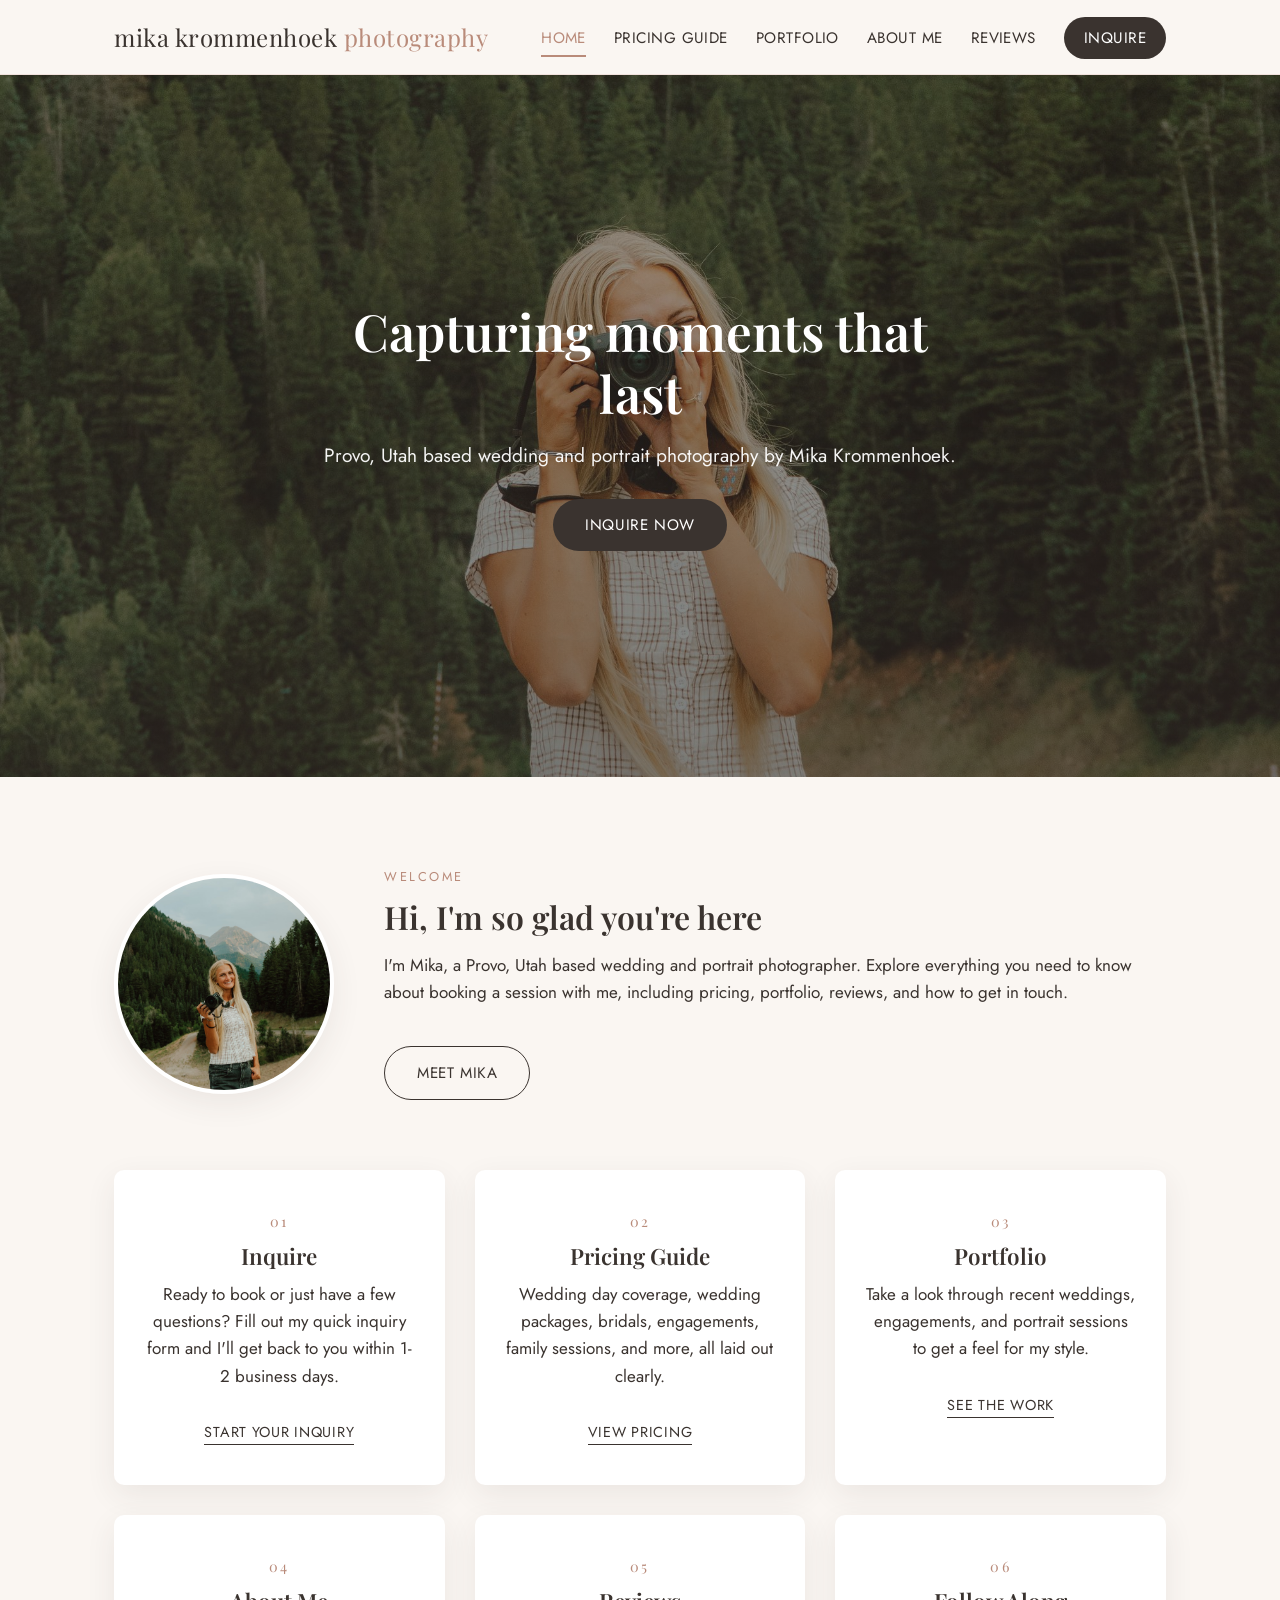
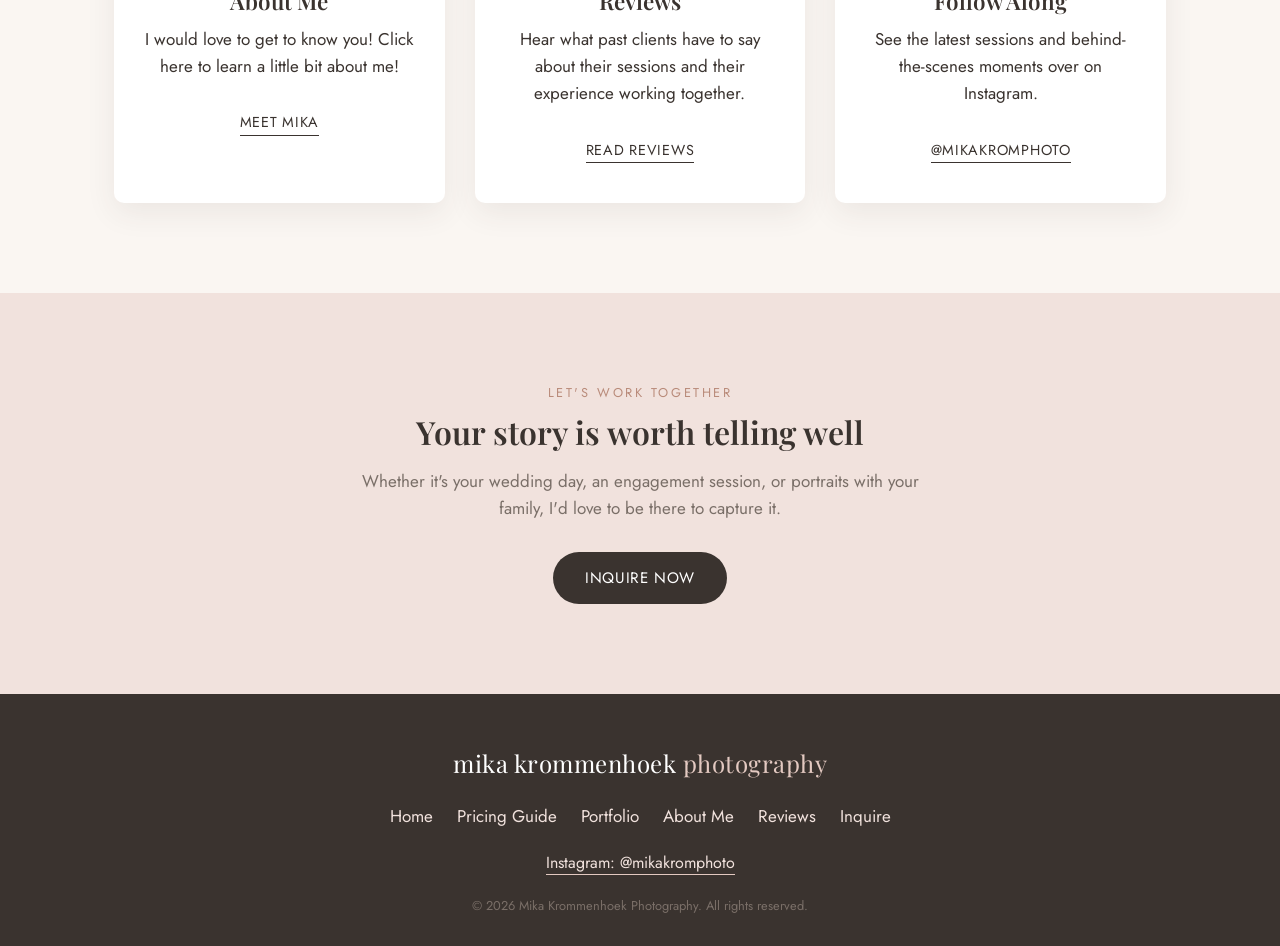
<file: index.html>
<!DOCTYPE html>
<html lang="en">
<head>
<meta charset="UTF-8">
<meta name="viewport" content="width=device-width, initial-scale=1.0">
<title>Mika Krommenhoek Photography | Provo, Utah Wedding &amp; Portrait Photographer</title>
<meta name="description" content="Mika Krommenhoek Photography: a Provo, Utah based wedding, engagement, bridal, family and portrait photographer. View pricing, portfolio, and inquire today.">
<link rel="icon" type="image/png" href="images/favicon.png">
<link rel="preconnect" href="https://fonts.googleapis.com">
<link href="https://fonts.googleapis.com/css2?family=Playfair+Display:wght@500;600;700&family=Jost:wght@300;400;500;600&display=swap" rel="stylesheet">
<link rel="stylesheet" href="css/style.css">
</head>
<body>

<header class="site-header">
  <div class="nav-wrap">
    <a href="index.html" class="logo">mika krommenhoek <span>photography</span></a>
    <button class="nav-toggle" aria-label="Toggle menu">
      <span></span><span></span><span></span>
    </button>
    <ul class="nav-links">
      <li><a href="index.html" class="active">Home</a></li>
      <li><a href="pricing.html">Pricing Guide</a></li>
      <li><a href="portfolio.html">Portfolio</a></li>
      <li><a href="about.html">About Me</a></li>
      <li><a href="reviews.html">Reviews</a></li>
      <li><a href="inquire.html" class="nav-cta">Inquire</a></li>
    </ul>
  </div>
</header>

<section class="hero">
  <!--
    Homepage hero slideshow: cycles through these photos automatically
    (see js/script.js). To add, remove, or reorder photos, add/remove a
    <div class="hero-slide"> line below and put a matching image file in
    images/. The very first slide needs the "active" class; the rest do
    not. See README.md under "Hero slideshow photos".
  -->
  <div class="hero-slideshow">
    <div class="hero-slide active" style="background-image: url('images/hero-7.jpg');"></div>
    <div class="hero-slide" style="background-image: url('images/hero-1.jpg');"></div>
    <div class="hero-slide" style="background-image: url('images/hero-2.jpg');"></div>
    <div class="hero-slide" style="background-image: url('images/hero-3.jpg'); background-position: center 75%;"></div>
    <div class="hero-slide" style="background-image: url('images/hero-4.jpg');"></div>
    <div class="hero-slide" style="background-image: url('images/hero-5.jpg');"></div>
    <div class="hero-slide" style="background-image: url('images/hero-6.jpg'); background-position: center 20%;"></div>
  </div>
  <div class="hero-content">
    <h1>Capturing moments that last</h1>
    <p>Provo, Utah based wedding and portrait photography by Mika Krommenhoek.</p>
    <a href="inquire.html" class="btn">Inquire Now</a>
  </div>
</section>

<section class="section">
  <div class="container">
    <div class="home-intro">
      <div class="home-intro-photo">
        <img src="images/headshot-2.jpg" alt="Mika Krommenhoek, photographer">
      </div>
      <div class="home-intro-text">
        <span class="eyebrow">Welcome</span>
        <h2>Hi, I'm so glad you're here</h2>
        <p>I'm Mika, a Provo, Utah based wedding and portrait photographer. Explore everything you need to know about booking a session with me, including pricing, portfolio, reviews, and how to get in touch.</p>
        <a href="about.html" class="btn btn-outline">Meet Mika</a>
      </div>
    </div>

    <div class="teaser-grid">

      <div class="teaser-card">
        <div class="num">01</div>
        <h3>Inquire</h3>
        <p>Ready to book or just have a few questions? Fill out my quick inquiry form and I'll get back to you within 1-2 business days.</p>
        <a href="inquire.html" class="card-link">Start your inquiry</a>
      </div>

      <div class="teaser-card">
        <div class="num">02</div>
        <h3>Pricing Guide</h3>
        <p>Wedding day coverage, wedding packages, bridals, engagements, family sessions, and more, all laid out clearly.</p>
        <a href="pricing.html" class="card-link">View pricing</a>
      </div>

      <div class="teaser-card">
        <div class="num">03</div>
        <h3>Portfolio</h3>
        <p>Take a look through recent weddings, engagements, and portrait sessions to get a feel for my style.</p>
        <a href="portfolio.html" class="card-link">See the work</a>
      </div>

      <div class="teaser-card">
        <div class="num">04</div>
        <h3>About Me</h3>
        <p>I would love to get to know you! Click here to learn a little bit about me!</p>
        <a href="about.html" class="card-link">Meet Mika</a>
      </div>

      <div class="teaser-card">
        <div class="num">05</div>
        <h3>Reviews</h3>
        <p>Hear what past clients have to say about their sessions and their experience working together.</p>
        <a href="reviews.html" class="card-link">Read reviews</a>
      </div>

      <div class="teaser-card">
        <div class="num">06</div>
        <h3>Follow Along</h3>
        <p>See the latest sessions and behind-the-scenes moments over on Instagram.</p>
        <a href="https://www.instagram.com/mikakromphoto/" class="card-link" target="_blank" rel="noopener">@mikakromphoto</a>
      </div>

    </div>
  </div>
</section>

<section class="section section-alt">
  <div class="container" style="text-align:center;">
    <span class="eyebrow">Let's work together</span>
    <h2>Your story is worth telling well</h2>
    <p style="max-width:560px;margin:0 auto 30px;color:var(--taupe);">Whether it's your wedding day, an engagement session, or portraits with your family, I'd love to be there to capture it.</p>
    <a href="inquire.html" class="btn">Inquire Now</a>
  </div>
</section>

<footer class="site-footer">
  <div class="container">
    <a href="index.html" class="logo">mika krommenhoek <span>photography</span></a>
    <ul class="footer-links">
      <li><a href="index.html">Home</a></li>
      <li><a href="pricing.html">Pricing Guide</a></li>
      <li><a href="portfolio.html">Portfolio</a></li>
      <li><a href="about.html">About Me</a></li>
      <li><a href="reviews.html">Reviews</a></li>
      <li><a href="inquire.html">Inquire</a></li>
    </ul>
    <div class="footer-social">
      <a href="https://www.instagram.com/mikakromphoto/" target="_blank" rel="noopener">Instagram: @mikakromphoto</a>
    </div>
    <div class="footer-copy">&copy; <span id="year"></span> Mika Krommenhoek Photography. All rights reserved.</div>
  </div>
</footer>

<script src="js/script.js"></script>
<script>document.getElementById('year').textContent = new Date().getFullYear();</script>
</body>
</html>
</file>
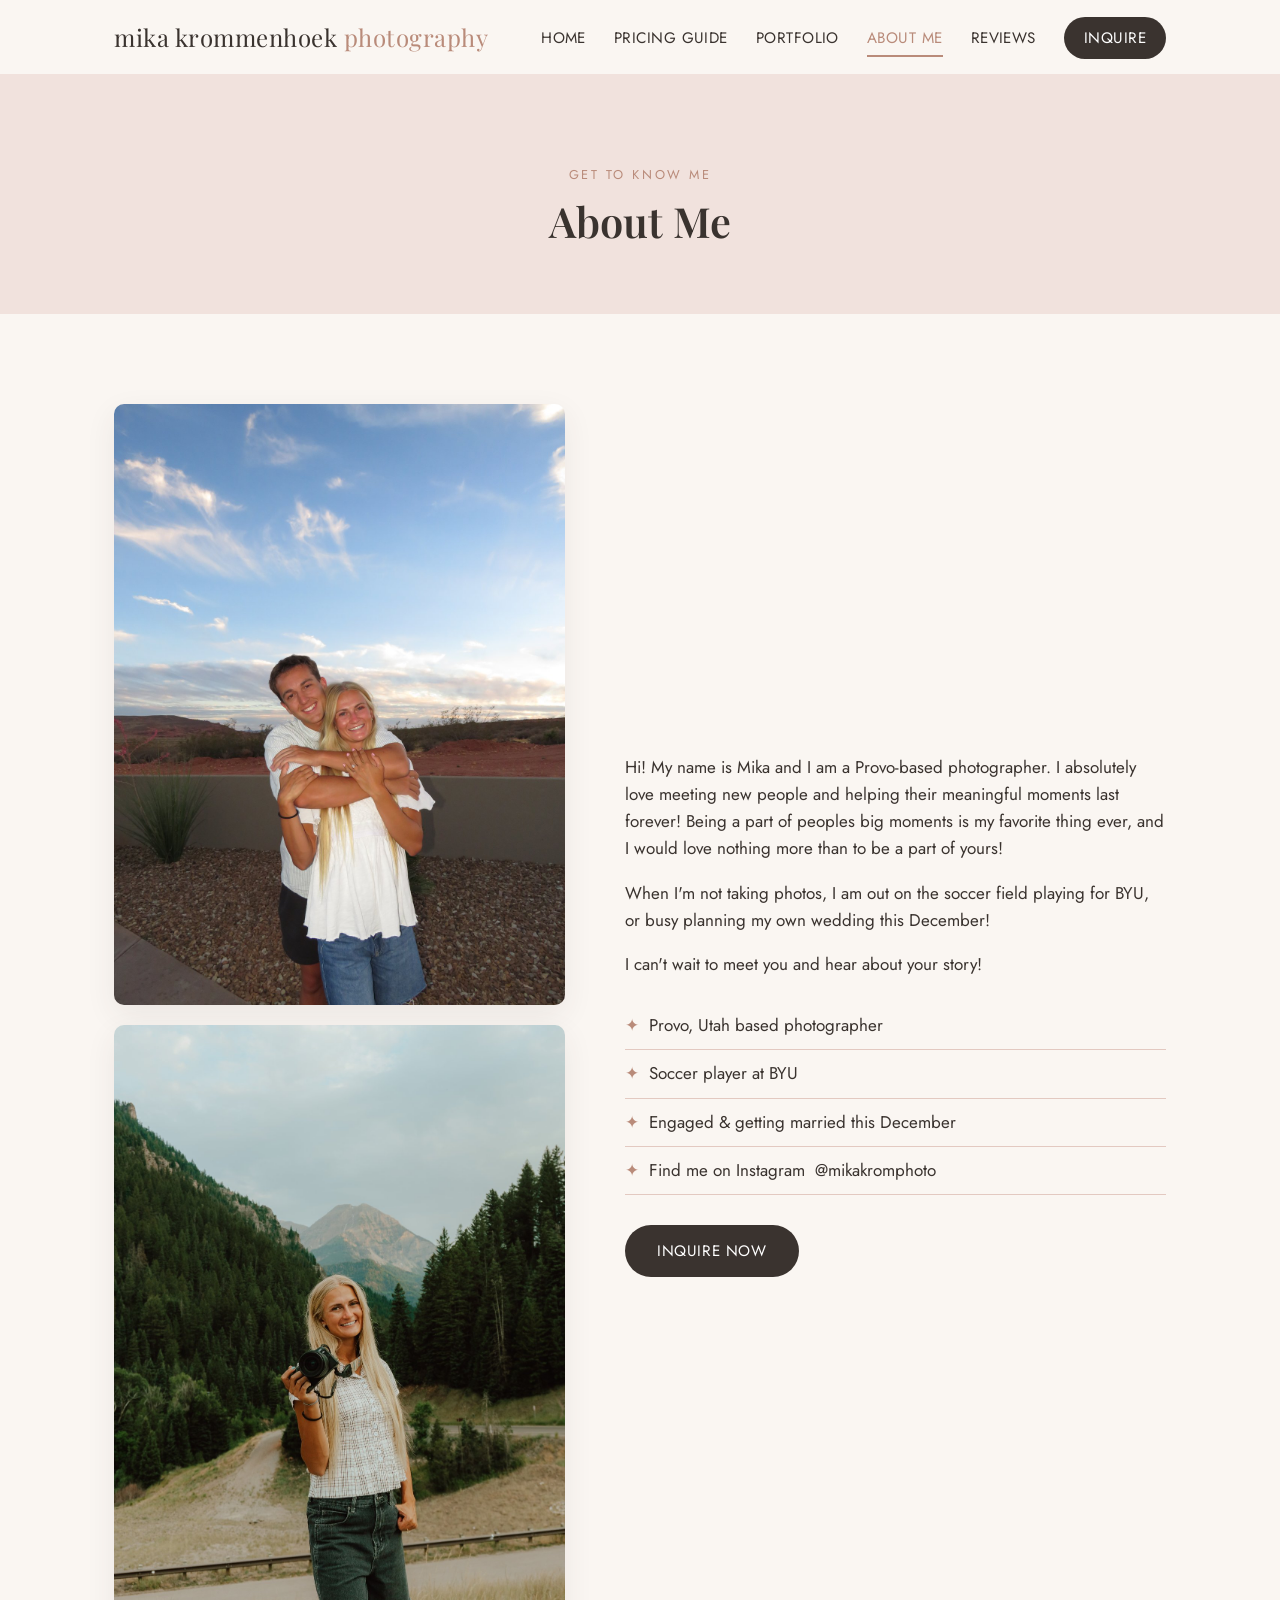
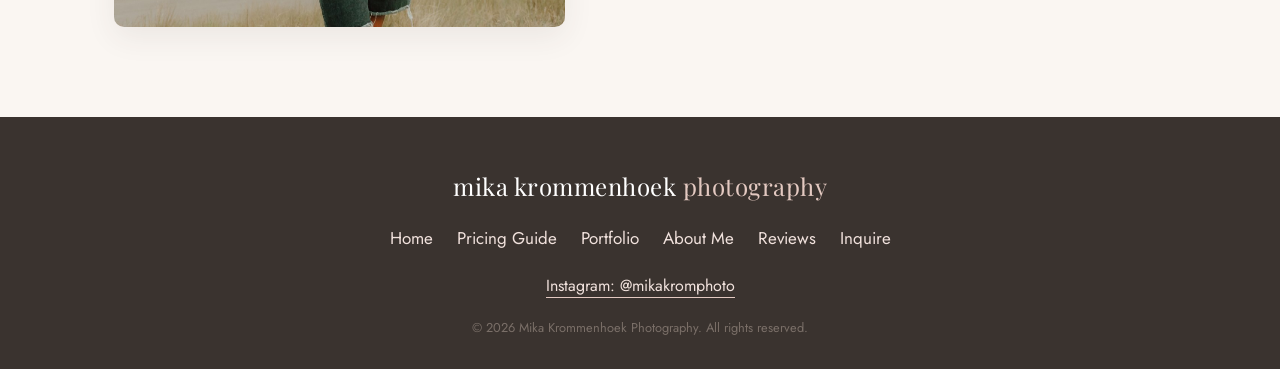
<file: about.html>
<!DOCTYPE html>
<html lang="en">
<head>
<meta charset="UTF-8">
<meta name="viewport" content="width=device-width, initial-scale=1.0">
<title>About Me | Mika Krommenhoek Photography</title>
<meta name="description" content="Meet Mika Krommenhoek, a Provo, Utah based photographer, BYU soccer player, and bride-to-be who loves capturing your special moments.">
<link rel="icon" type="image/png" href="images/favicon.png">
<link rel="preconnect" href="https://fonts.googleapis.com">
<link href="https://fonts.googleapis.com/css2?family=Playfair+Display:wght@500;600;700&family=Jost:wght@300;400;500;600&display=swap" rel="stylesheet">
<link rel="stylesheet" href="css/style.css">
</head>
<body>

<header class="site-header">
  <div class="nav-wrap">
    <a href="index.html" class="logo">mika krommenhoek <span>photography</span></a>
    <button class="nav-toggle" aria-label="Toggle menu">
      <span></span><span></span><span></span>
    </button>
    <ul class="nav-links">
      <li><a href="index.html">Home</a></li>
      <li><a href="pricing.html">Pricing Guide</a></li>
      <li><a href="portfolio.html">Portfolio</a></li>
      <li><a href="about.html" class="active">About Me</a></li>
      <li><a href="reviews.html">Reviews</a></li>
      <li><a href="inquire.html" class="nav-cta">Inquire</a></li>
    </ul>
  </div>
</header>

<section class="page-hero">
  <span class="eyebrow">Get To Know Me</span>
  <h1>About Me</h1>
</section>

<section class="section">
  <div class="container">
    <div class="about-layout">
      <div class="about-photos">
        <img src="images/headshot.jpg" alt="Mika Krommenhoek with her fiance">
        <img src="images/headshot-2.jpg" alt="Mika Krommenhoek holding her camera">
      </div>
      <div>
        <p>Hi! My name is Mika and I am a Provo-based photographer. I absolutely love meeting new people and helping their meaningful moments last forever! Being a part of peoples big moments is my favorite thing ever, and I would love nothing more than to be a part of yours!</p>
        <p>When I'm not taking photos, I am out on the soccer field playing for BYU, or busy planning my own wedding this December!</p>
        <p>I can't wait to meet you and hear about your story!</p>

        <ul class="fact-list">
          <li>Provo, Utah based photographer</li>
          <li>Soccer player at BYU</li>
          <li>Engaged &amp; getting married this December</li>
          <li>Find me on Instagram <a href="https://www.instagram.com/mikakromphoto/" target="_blank" rel="noopener">@mikakromphoto</a></li>
        </ul>

        <div style="margin-top:30px;">
          <a href="inquire.html" class="btn">Inquire Now</a>
        </div>
      </div>
    </div>
  </div>
</section>

<footer class="site-footer">
  <div class="container">
    <a href="index.html" class="logo">mika krommenhoek <span>photography</span></a>
    <ul class="footer-links">
      <li><a href="index.html">Home</a></li>
      <li><a href="pricing.html">Pricing Guide</a></li>
      <li><a href="portfolio.html">Portfolio</a></li>
      <li><a href="about.html">About Me</a></li>
      <li><a href="reviews.html">Reviews</a></li>
      <li><a href="inquire.html">Inquire</a></li>
    </ul>
    <div class="footer-social">
      <a href="https://www.instagram.com/mikakromphoto/" target="_blank" rel="noopener">Instagram: @mikakromphoto</a>
    </div>
    <div class="footer-copy">&copy; <span id="year"></span> Mika Krommenhoek Photography. All rights reserved.</div>
  </div>
</footer>

<script src="js/script.js"></script>
<script>document.getElementById('year').textContent = new Date().getFullYear();</script>
</body>
</html>
</file>
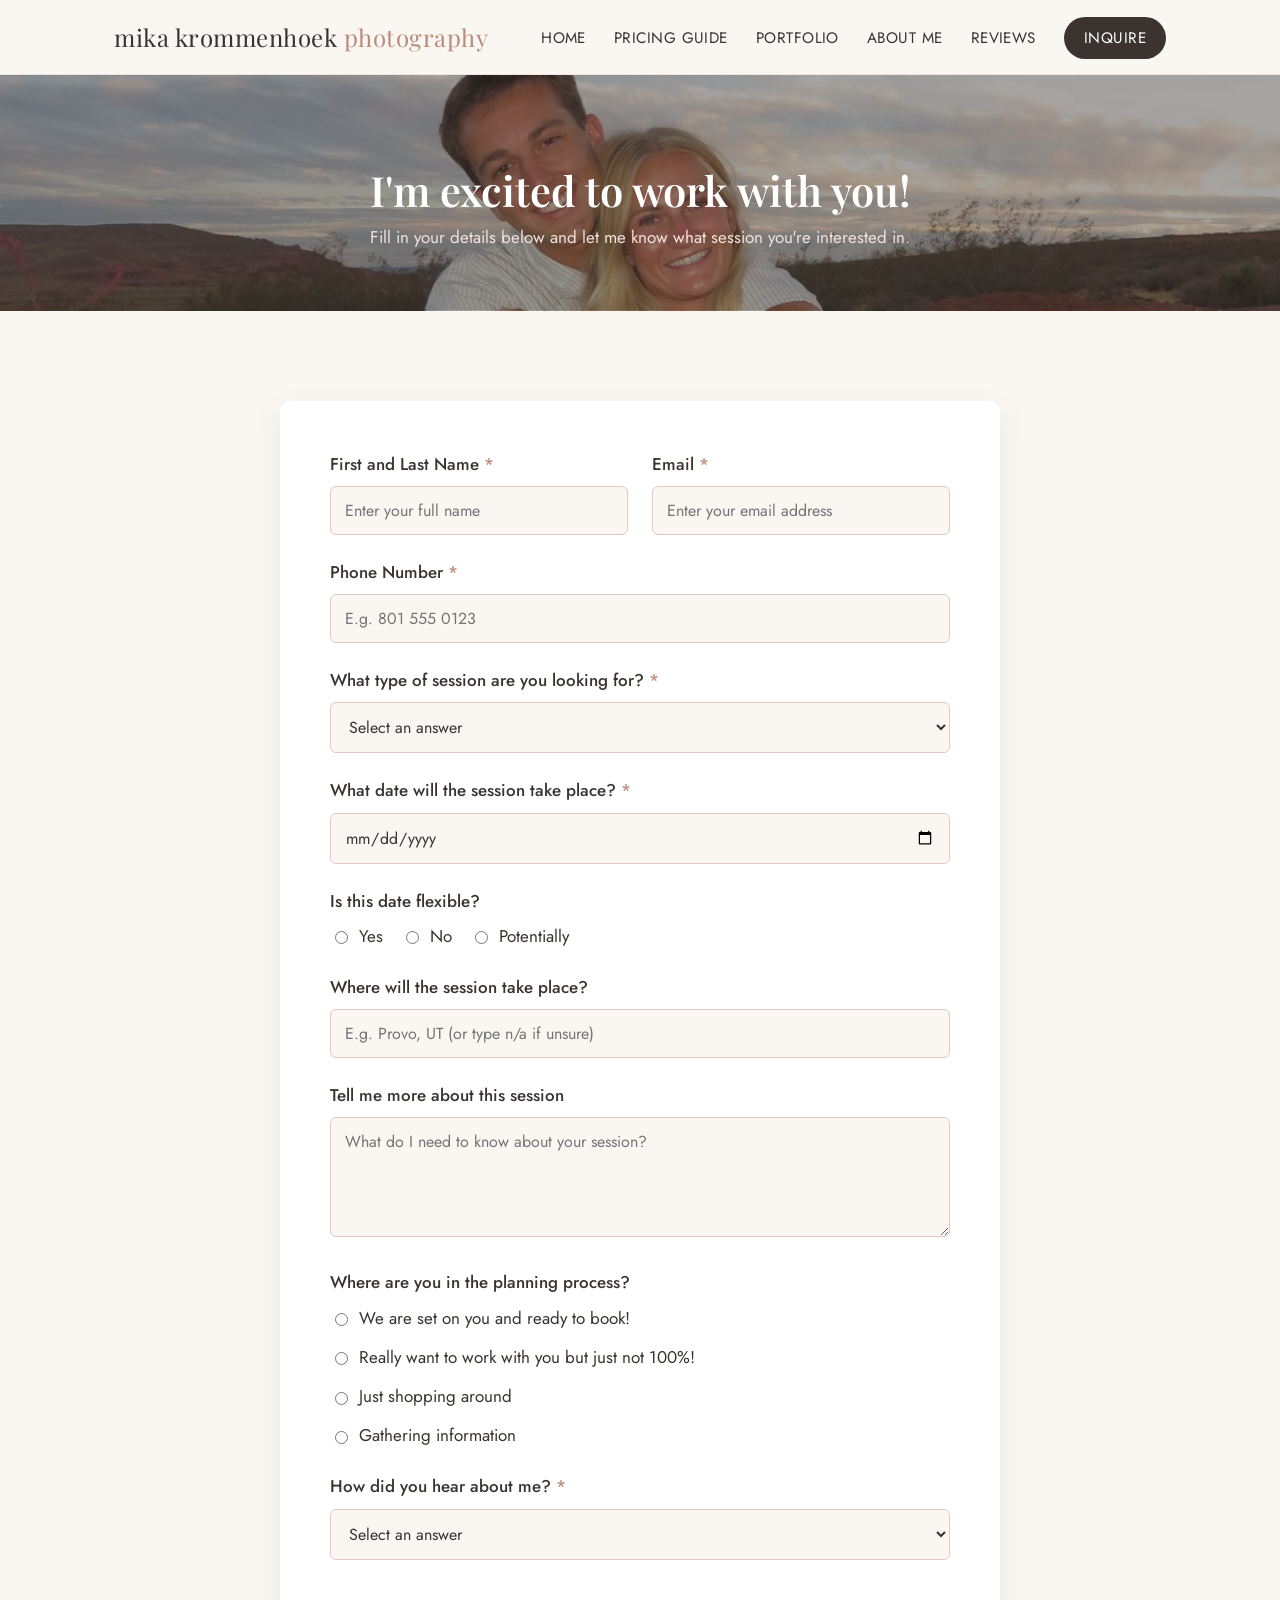
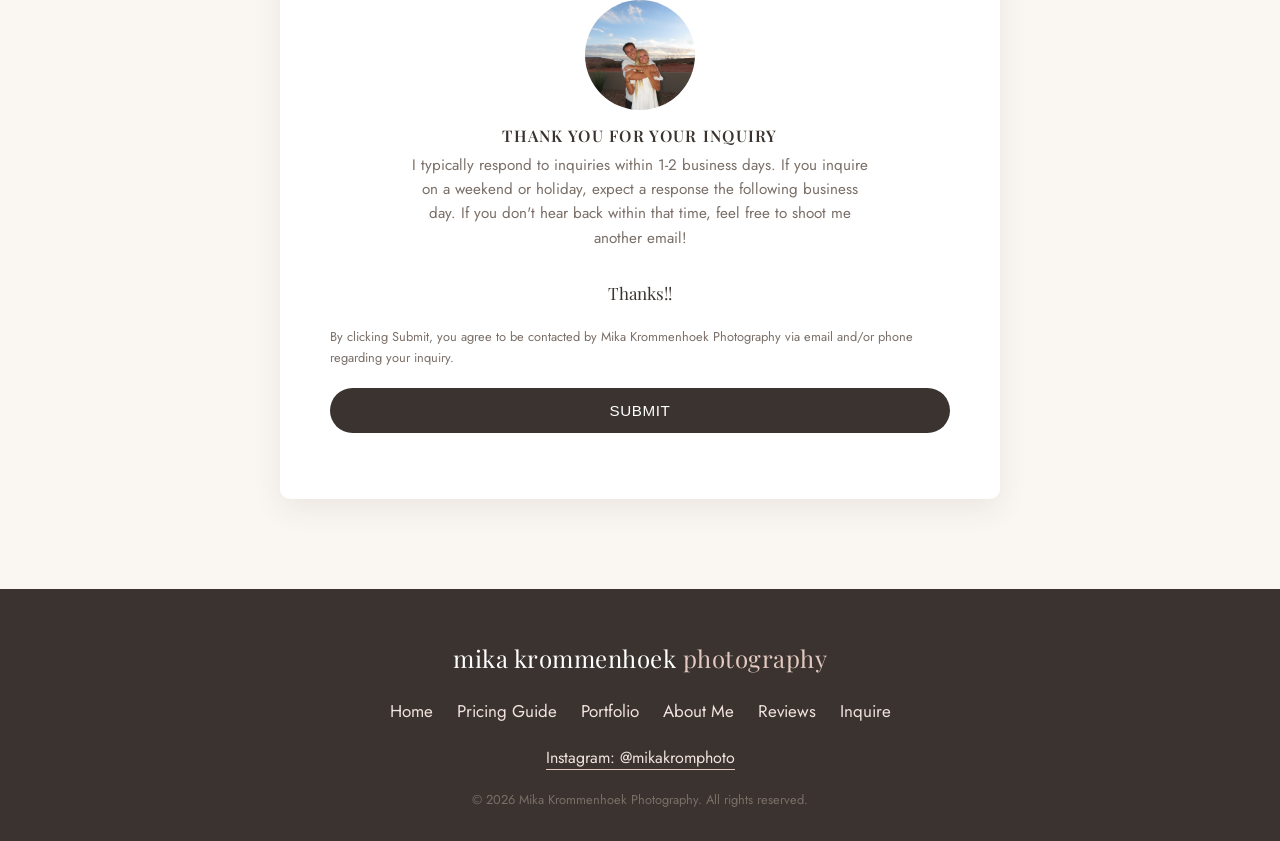
<file: inquire.html>
<!DOCTYPE html>
<html lang="en">
<head>
<meta charset="UTF-8">
<meta name="viewport" content="width=device-width, initial-scale=1.0">
<title>Inquire | Mika Krommenhoek Photography</title>
<meta name="description" content="Ready to book a session with Mika Krommenhoek Photography? Fill out the inquiry form and let's get started.">
<link rel="icon" type="image/png" href="images/favicon.png">
<link rel="preconnect" href="https://fonts.googleapis.com">
<link href="https://fonts.googleapis.com/css2?family=Playfair+Display:wght@500;600;700&family=Jost:wght@300;400;500;600&display=swap" rel="stylesheet">
<link rel="stylesheet" href="css/style.css">
</head>
<body>

<header class="site-header">
  <div class="nav-wrap">
    <a href="index.html" class="logo">mika krommenhoek <span>photography</span></a>
    <button class="nav-toggle" aria-label="Toggle menu">
      <span></span><span></span><span></span>
    </button>
    <ul class="nav-links">
      <li><a href="index.html">Home</a></li>
      <li><a href="pricing.html">Pricing Guide</a></li>
      <li><a href="portfolio.html">Portfolio</a></li>
      <li><a href="about.html">About Me</a></li>
      <li><a href="reviews.html">Reviews</a></li>
      <li><a href="inquire.html" class="nav-cta active">Inquire</a></li>
    </ul>
  </div>
</header>

<section class="page-hero" style="background: linear-gradient(rgba(58,51,47,0.45), rgba(58,51,47,0.45)), url('images/headshot.jpg'); background-size:cover; background-position:center; color:#fff;">
  <h1 style="color:#fff;">I'm excited to work with you!</h1>
  <p style="color:#f1e2dd;">Fill in your details below and let me know what session you're interested in.</p>
</section>

<section class="section">
  <div class="container">
    <div class="inquiry-wrap">

      <form id="inquiry-form" action="https://formspree.io/f/xjgnvvza" method="POST">

        <div class="form-row">
          <div class="form-group">
            <label for="name">First and Last Name <span class="required">*</span></label>
            <input type="text" id="name" name="Full Name" placeholder="Enter your full name" required>
          </div>
          <div class="form-group">
            <label for="email">Email <span class="required">*</span></label>
            <input type="email" id="email" name="Email" placeholder="Enter your email address" required>
          </div>
        </div>

        <div class="form-group">
          <label for="phone">Phone Number <span class="required">*</span></label>
          <input type="tel" id="phone" name="Phone" placeholder="E.g. 801 555 0123" required>
        </div>

        <div class="form-group">
          <label for="session-type">What type of session are you looking for? <span class="required">*</span></label>
          <select id="session-type" name="Session Type" required>
            <option value="" selected disabled>Select an answer</option>
            <option>Wedding Day Coverage</option>
            <option>Wedding Package (Basic $1,150 / Standard $1,300 / Premium $1,600)</option>
            <option>Bridals</option>
            <option>Engagement / Couples</option>
            <option>Portrait Session</option>
            <option>Family Session</option>
            <option>High School Dance</option>
            <option>Other / Not Sure Yet</option>
          </select>
        </div>

        <div class="form-group">
          <label for="session-date">What date will the session take place? <span class="required">*</span></label>
          <input type="date" id="session-date" name="Preferred Date" required>
        </div>

        <div class="form-group">
          <label>Is this date flexible?</label>
          <div class="radio-group">
            <label><input type="radio" name="Date Flexible" value="Yes"> Yes</label>
            <label><input type="radio" name="Date Flexible" value="No"> No</label>
            <label><input type="radio" name="Date Flexible" value="Potentially"> Potentially</label>
          </div>
        </div>

        <div class="form-group">
          <label for="location">Where will the session take place?</label>
          <input type="text" id="location" name="Location" placeholder="E.g. Provo, UT (or type n/a if unsure)">
        </div>

        <div class="form-group">
          <label for="details">Tell me more about this session</label>
          <textarea id="details" name="Project Details" placeholder="What do I need to know about your session?"></textarea>
        </div>

        <div class="form-group">
          <label>Where are you in the planning process?</label>
          <div class="radio-group" style="flex-direction:column; gap:12px;">
            <label><input type="radio" name="Planning Stage" value="Ready to book"> We are set on you and ready to book!</label>
            <label><input type="radio" name="Planning Stage" value="Not 100%"> Really want to work with you but just not 100%!</label>
            <label><input type="radio" name="Planning Stage" value="Shopping around"> Just shopping around</label>
            <label><input type="radio" name="Planning Stage" value="Gathering info"> Gathering information</label>
          </div>
        </div>

        <div class="form-group">
          <label for="heard-about">How did you hear about me? <span class="required">*</span></label>
          <select id="heard-about" name="Referral Source" required>
            <option value="" selected disabled>Select an answer</option>
            <option>Instagram (@mikakromphoto)</option>
            <option>Google Search</option>
            <option>Referral from a friend or family member</option>
            <option>Referral from another vendor</option>
            <option>Other</option>
          </select>
        </div>

        <div class="inquiry-photo">
          <img src="images/headshot.jpg" alt="Mika Krommenhoek">
          <h3 style="text-transform:uppercase; letter-spacing:0.08em; font-size:1rem;">Thank You For Your Inquiry</h3>
          <p class="inquiry-note">I typically respond to inquiries within 1-2 business days. If you inquire on a weekend or holiday, expect a response the following business day. If you don't hear back within that time, feel free to shoot me another email!</p>
          <p style="text-align:center; font-family:'Playfair Display', serif;">Thanks!!</p>
        </div>

        <p class="form-disclaimer">By clicking Submit, you agree to be contacted by Mika Krommenhoek Photography via email and/or phone regarding your inquiry.</p>

        <button type="submit" class="btn" style="width:100%;">Submit</button>
        <p id="form-status" class="form-status"></p>
      </form>
    </div>
  </div>
</section>

<footer class="site-footer">
  <div class="container">
    <a href="index.html" class="logo">mika krommenhoek <span>photography</span></a>
    <ul class="footer-links">
      <li><a href="index.html">Home</a></li>
      <li><a href="pricing.html">Pricing Guide</a></li>
      <li><a href="portfolio.html">Portfolio</a></li>
      <li><a href="about.html">About Me</a></li>
      <li><a href="reviews.html">Reviews</a></li>
      <li><a href="inquire.html">Inquire</a></li>
    </ul>
    <div class="footer-social">
      <a href="https://www.instagram.com/mikakromphoto/" target="_blank" rel="noopener">Instagram: @mikakromphoto</a>
    </div>
    <div class="footer-copy">&copy; <span id="year"></span> Mika Krommenhoek Photography. All rights reserved.</div>
  </div>
</footer>

<script src="js/script.js"></script>
<script>document.getElementById('year').textContent = new Date().getFullYear();</script>
</body>
</html>
</file>
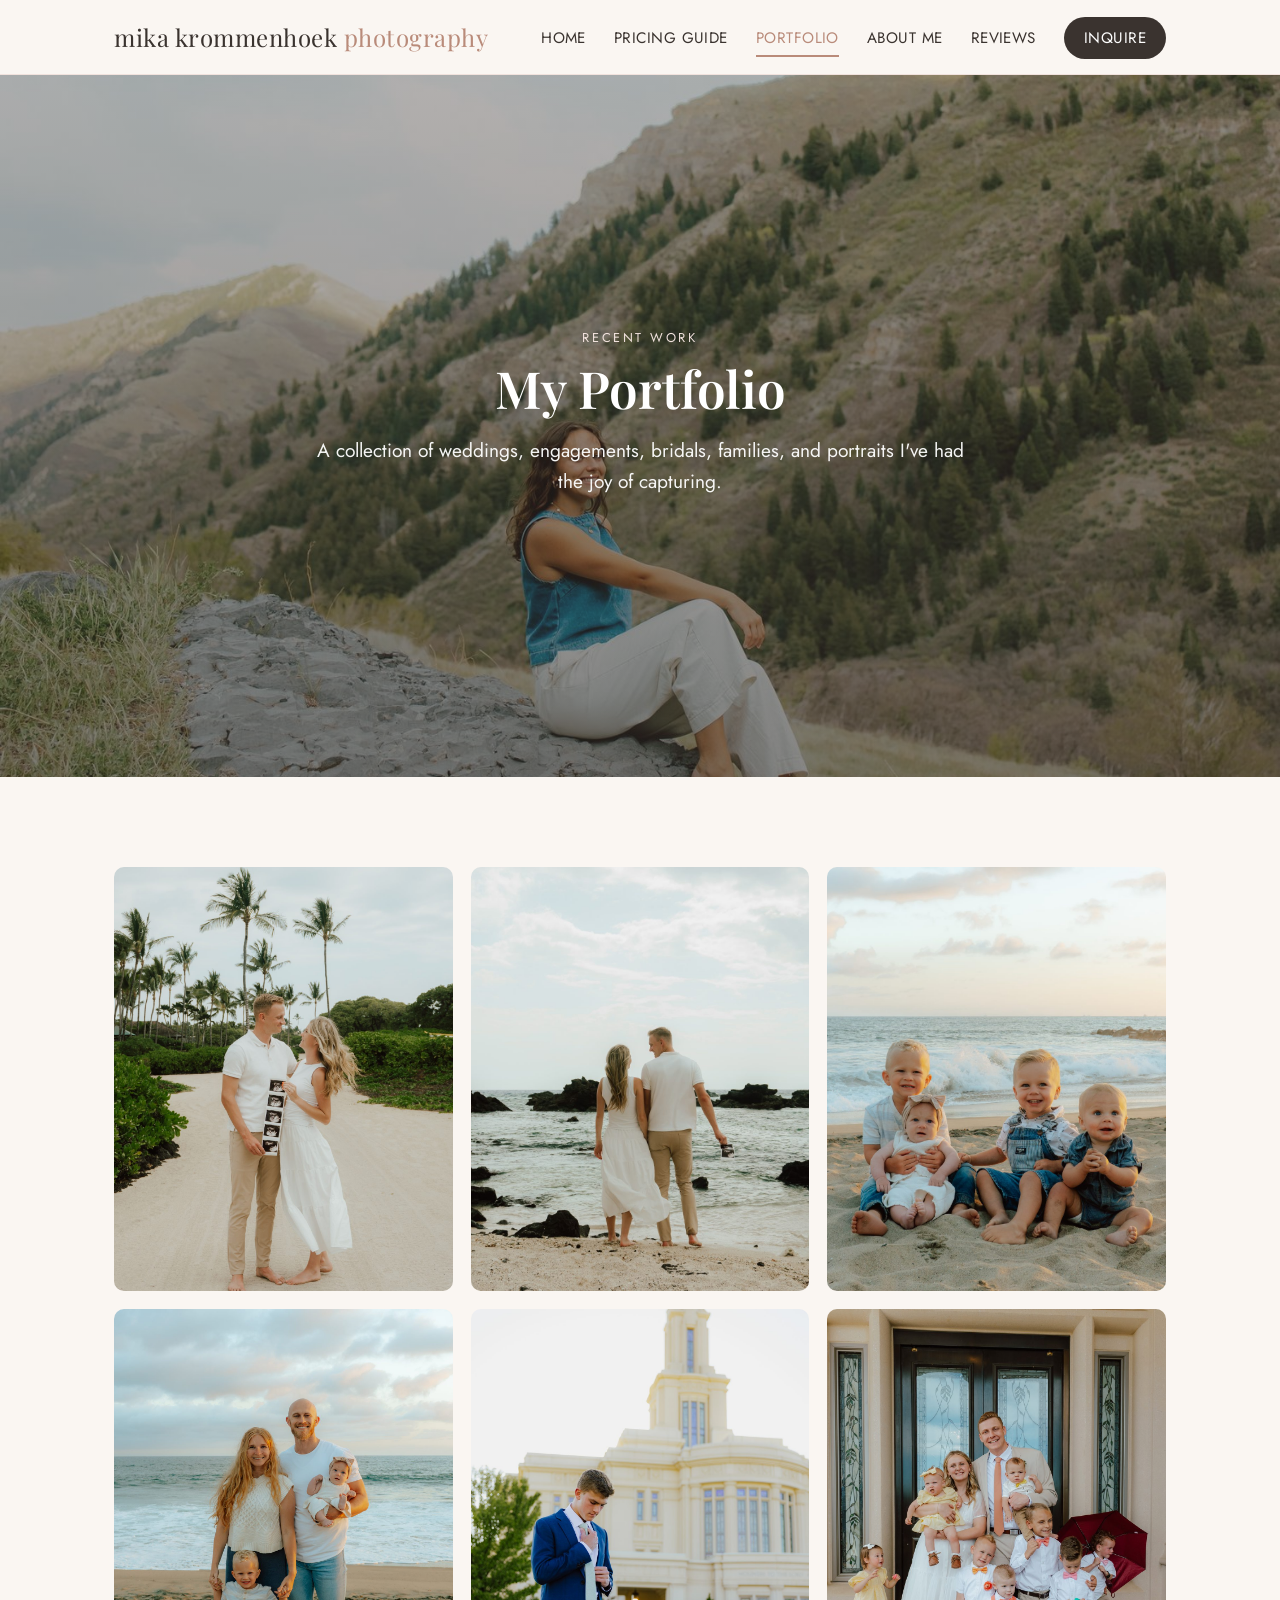
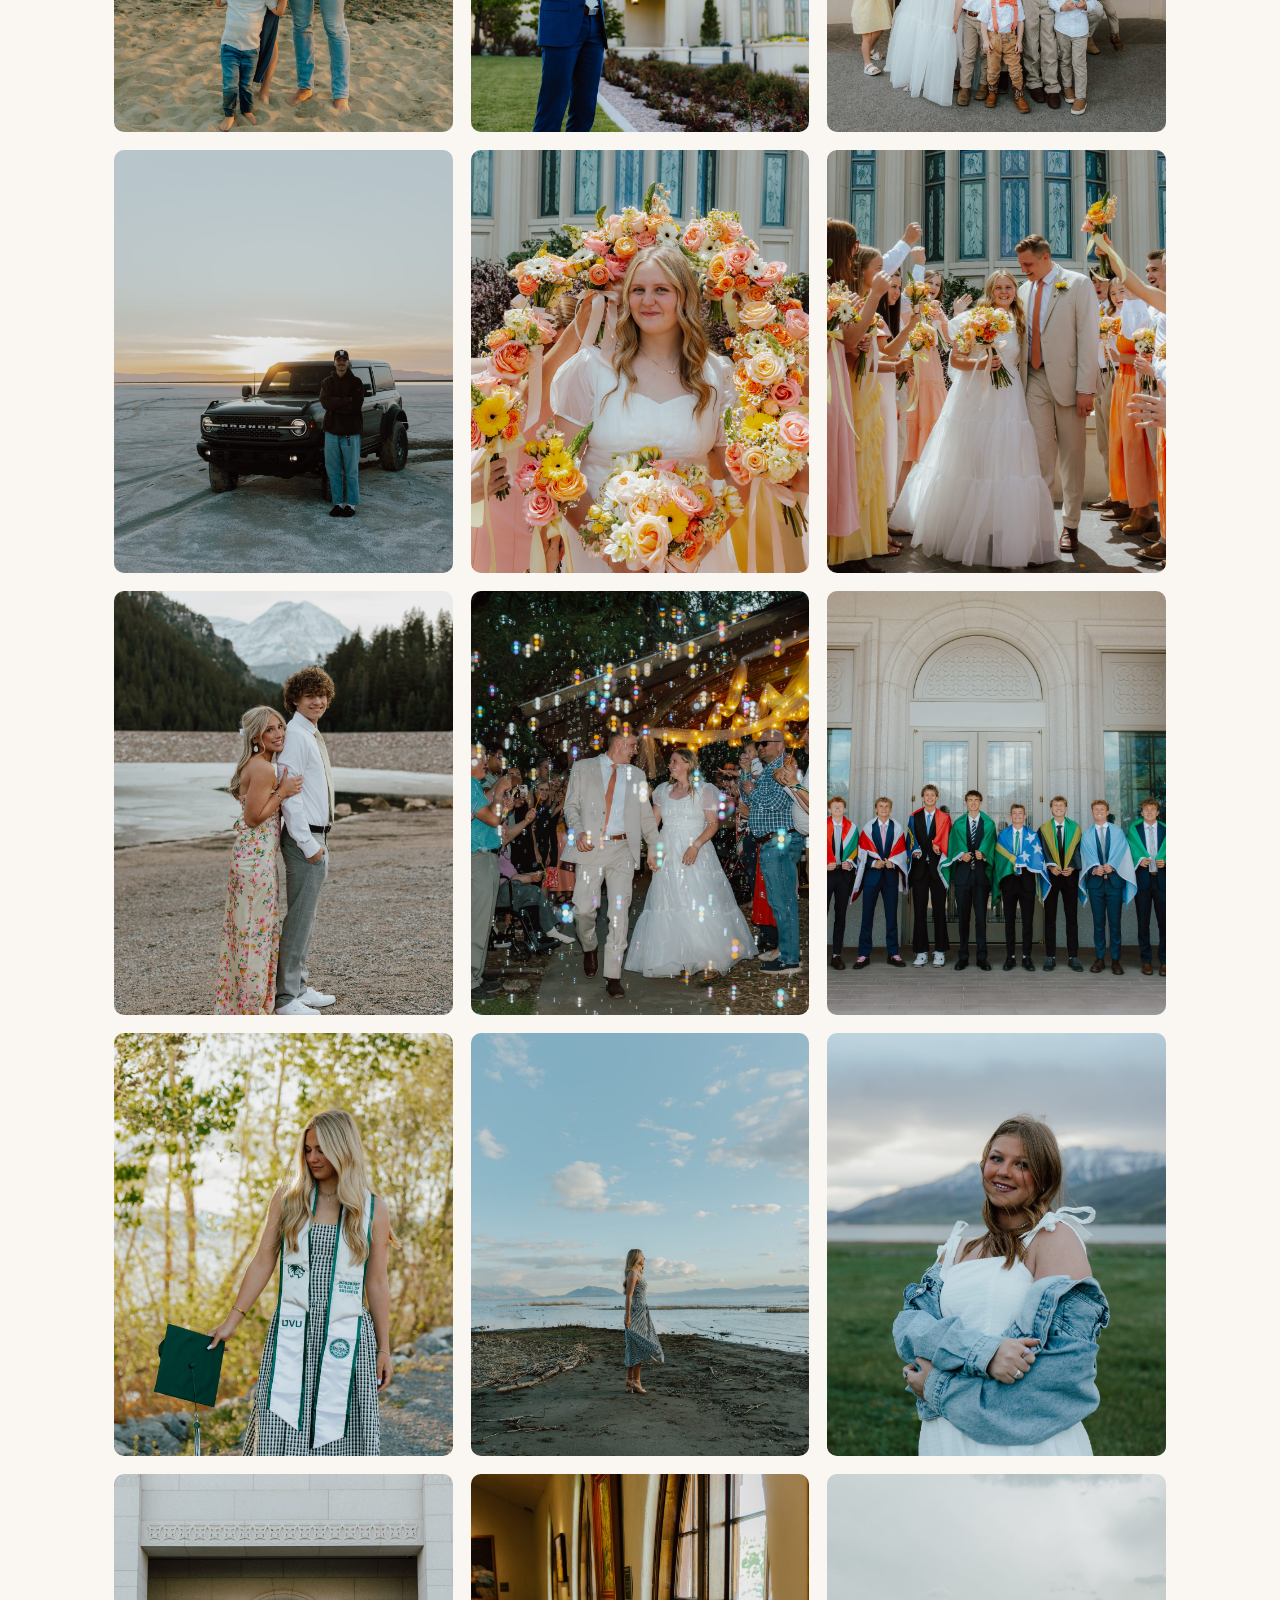
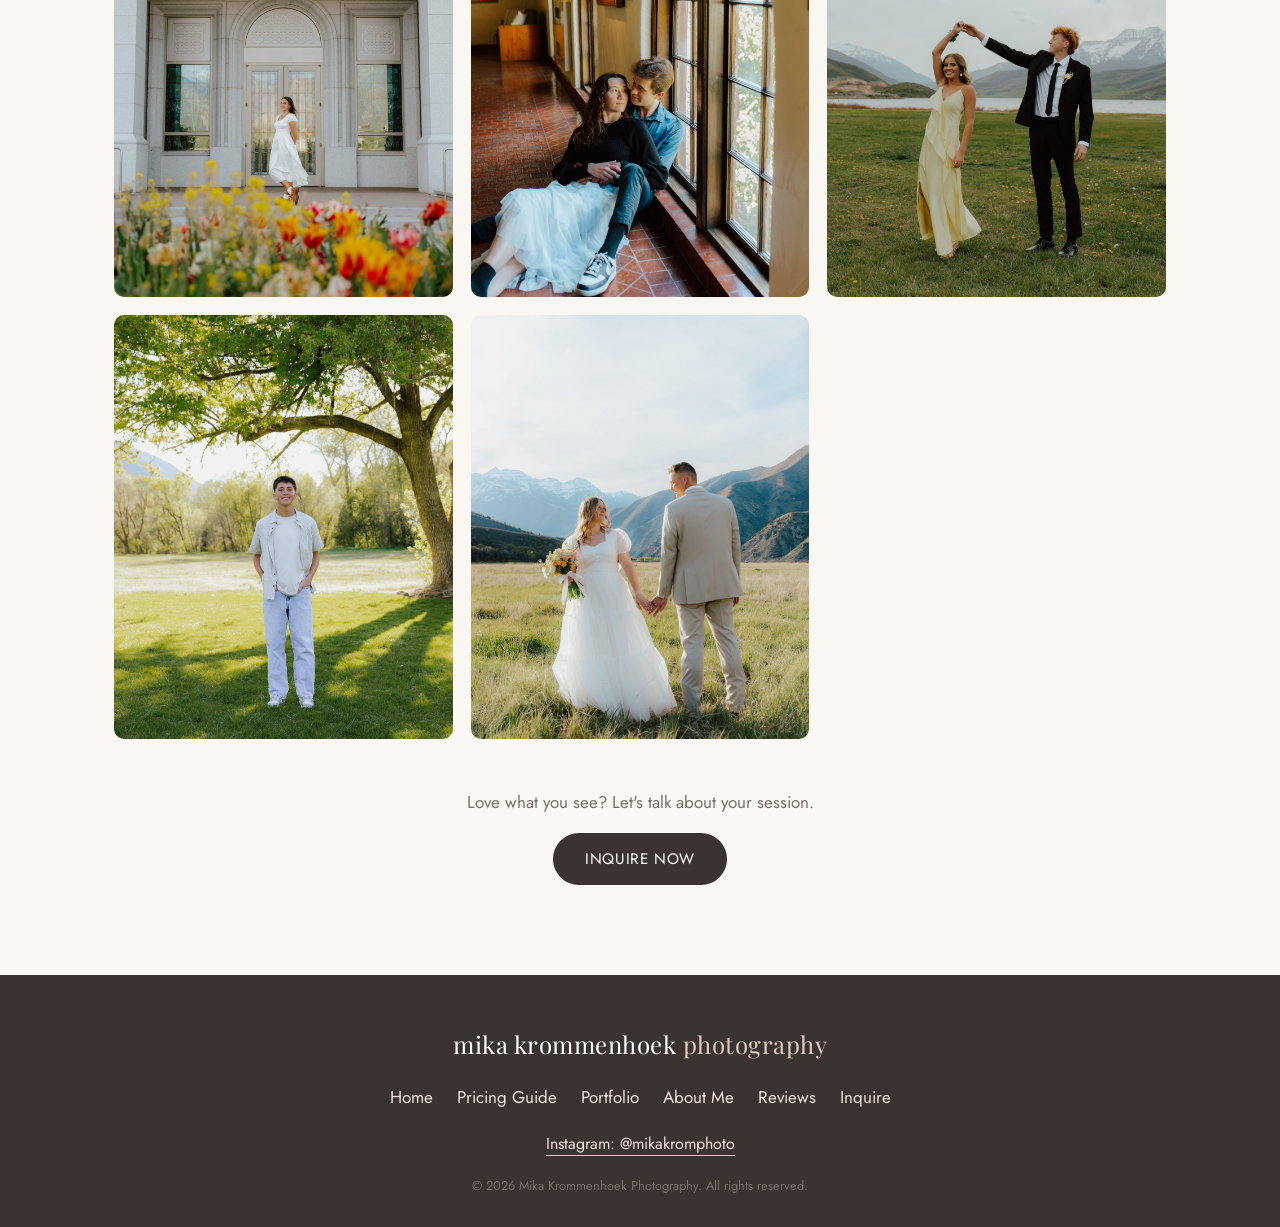
<file: portfolio.html>
<!DOCTYPE html>
<html lang="en">
<head>
<meta charset="UTF-8">
<meta name="viewport" content="width=device-width, initial-scale=1.0">
<title>Portfolio | Mika Krommenhoek Photography</title>
<meta name="description" content="Browse recent weddings, engagements, bridals, family, and portrait sessions by Mika Krommenhoek Photography, Provo, Utah.">
<link rel="icon" type="image/png" href="images/favicon.png">
<link rel="preconnect" href="https://fonts.googleapis.com">
<link href="https://fonts.googleapis.com/css2?family=Playfair+Display:wght@500;600;700&family=Jost:wght@300;400;500;600&display=swap" rel="stylesheet">
<link rel="stylesheet" href="css/style.css">
</head>
<body>

<header class="site-header">
  <div class="nav-wrap">
    <a href="index.html" class="logo">mika krommenhoek <span>photography</span></a>
    <button class="nav-toggle" aria-label="Toggle menu">
      <span></span><span></span><span></span>
    </button>
    <ul class="nav-links">
      <li><a href="index.html">Home</a></li>
      <li><a href="pricing.html">Pricing Guide</a></li>
      <li><a href="portfolio.html" class="active">Portfolio</a></li>
      <li><a href="about.html">About Me</a></li>
      <li><a href="reviews.html">Reviews</a></li>
      <li><a href="inquire.html" class="nav-cta">Inquire</a></li>
    </ul>
  </div>
</header>

<section class="hero">
  <div class="hero-slideshow">
    <div class="hero-slide active" style="background-image: url('images/portfolio-cover.jpg');"></div>
  </div>
  <div class="hero-content">
    <span class="eyebrow" style="color:#f1e2dd;">Recent Work</span>
    <h1>My Portfolio</h1>
    <p>A collection of weddings, engagements, bridals, families, and portraits I've had the joy of capturing.</p>
  </div>
</section>

<section class="section">
  <div class="container">

    <!--
      To add more photos, copy a <figure> block below and point it at a
      new filename (e.g. portfolio-21.jpg), then add that image file to
      the /images folder. See README.md.
    -->
    <div class="portfolio-grid">
      <figure><img src="images/portfolio-1.jpg" alt="Maternity announcement photography by Mika Krommenhoek"></figure>
      <figure><img src="images/portfolio-2.jpg" alt="Engagement photography by Mika Krommenhoek"></figure>
      <figure><img src="images/portfolio-3.jpg" alt="Family photography by Mika Krommenhoek"></figure>
      <figure><img src="images/portfolio-4.jpg" alt="Family photography by Mika Krommenhoek"></figure>
      <figure><img src="images/portfolio-5.jpg" alt="Wedding day photography by Mika Krommenhoek"></figure>
      <figure><img src="images/portfolio-6.jpg" alt="Family photography by Mika Krommenhoek"></figure>
      <figure><img src="images/portfolio-7.jpg" alt="Senior photography by Mika Krommenhoek"></figure>
      <figure><img src="images/portfolio-8.jpg" alt="Bridal photography by Mika Krommenhoek"></figure>
      <figure><img src="images/portfolio-9.jpg" alt="Missionary photography by Mika Krommenhoek"></figure>
      <figure><img src="images/portfolio-10.jpg" alt="Portrait photography by Mika Krommenhoek"></figure>
      <figure><img src="images/portfolio-11.jpg" alt="Wedding day photography by Mika Krommenhoek"></figure>
      <figure><img src="images/portfolio-12.jpg" alt="Missionary photography by Mika Krommenhoek"></figure>
      <figure><img src="images/portfolio-13.jpg" alt="Graduation photography by Mika Krommenhoek"></figure>
      <figure><img src="images/portfolio-14.jpg" alt="Portrait photography by Mika Krommenhoek"></figure>
      <figure><img src="images/portfolio-15.jpg" alt="Portrait photography by Mika Krommenhoek"></figure>
      <figure><img src="images/portfolio-16.jpg" alt="Portrait photography by Mika Krommenhoek"></figure>
      <figure><img src="images/portfolio-17.jpg" alt="Engagement photography by Mika Krommenhoek"></figure>
      <figure><img src="images/portfolio-18.jpg" alt="Engagement photography by Mika Krommenhoek"></figure>
      <figure><img src="images/portfolio-19.jpg" alt="Senior photography by Mika Krommenhoek"></figure>
      <figure><img src="images/portfolio-20.jpg" alt="Bridal photography by Mika Krommenhoek"></figure>
    </div>

    <div class="review-cta">
      <p style="color:var(--taupe);">Love what you see? Let's talk about your session.</p>
      <a href="inquire.html" class="btn">Inquire Now</a>
    </div>

  </div>
</section>

<footer class="site-footer">
  <div class="container">
    <a href="index.html" class="logo">mika krommenhoek <span>photography</span></a>
    <ul class="footer-links">
      <li><a href="index.html">Home</a></li>
      <li><a href="pricing.html">Pricing Guide</a></li>
      <li><a href="portfolio.html">Portfolio</a></li>
      <li><a href="about.html">About Me</a></li>
      <li><a href="reviews.html">Reviews</a></li>
      <li><a href="inquire.html">Inquire</a></li>
    </ul>
    <div class="footer-social">
      <a href="https://www.instagram.com/mikakromphoto/" target="_blank" rel="noopener">Instagram: @mikakromphoto</a>
    </div>
    <div class="footer-copy">&copy; <span id="year"></span> Mika Krommenhoek Photography. All rights reserved.</div>
  </div>
</footer>

<script src="js/script.js"></script>
<script>document.getElementById('year').textContent = new Date().getFullYear();</script>
</body>
</html>
</file>
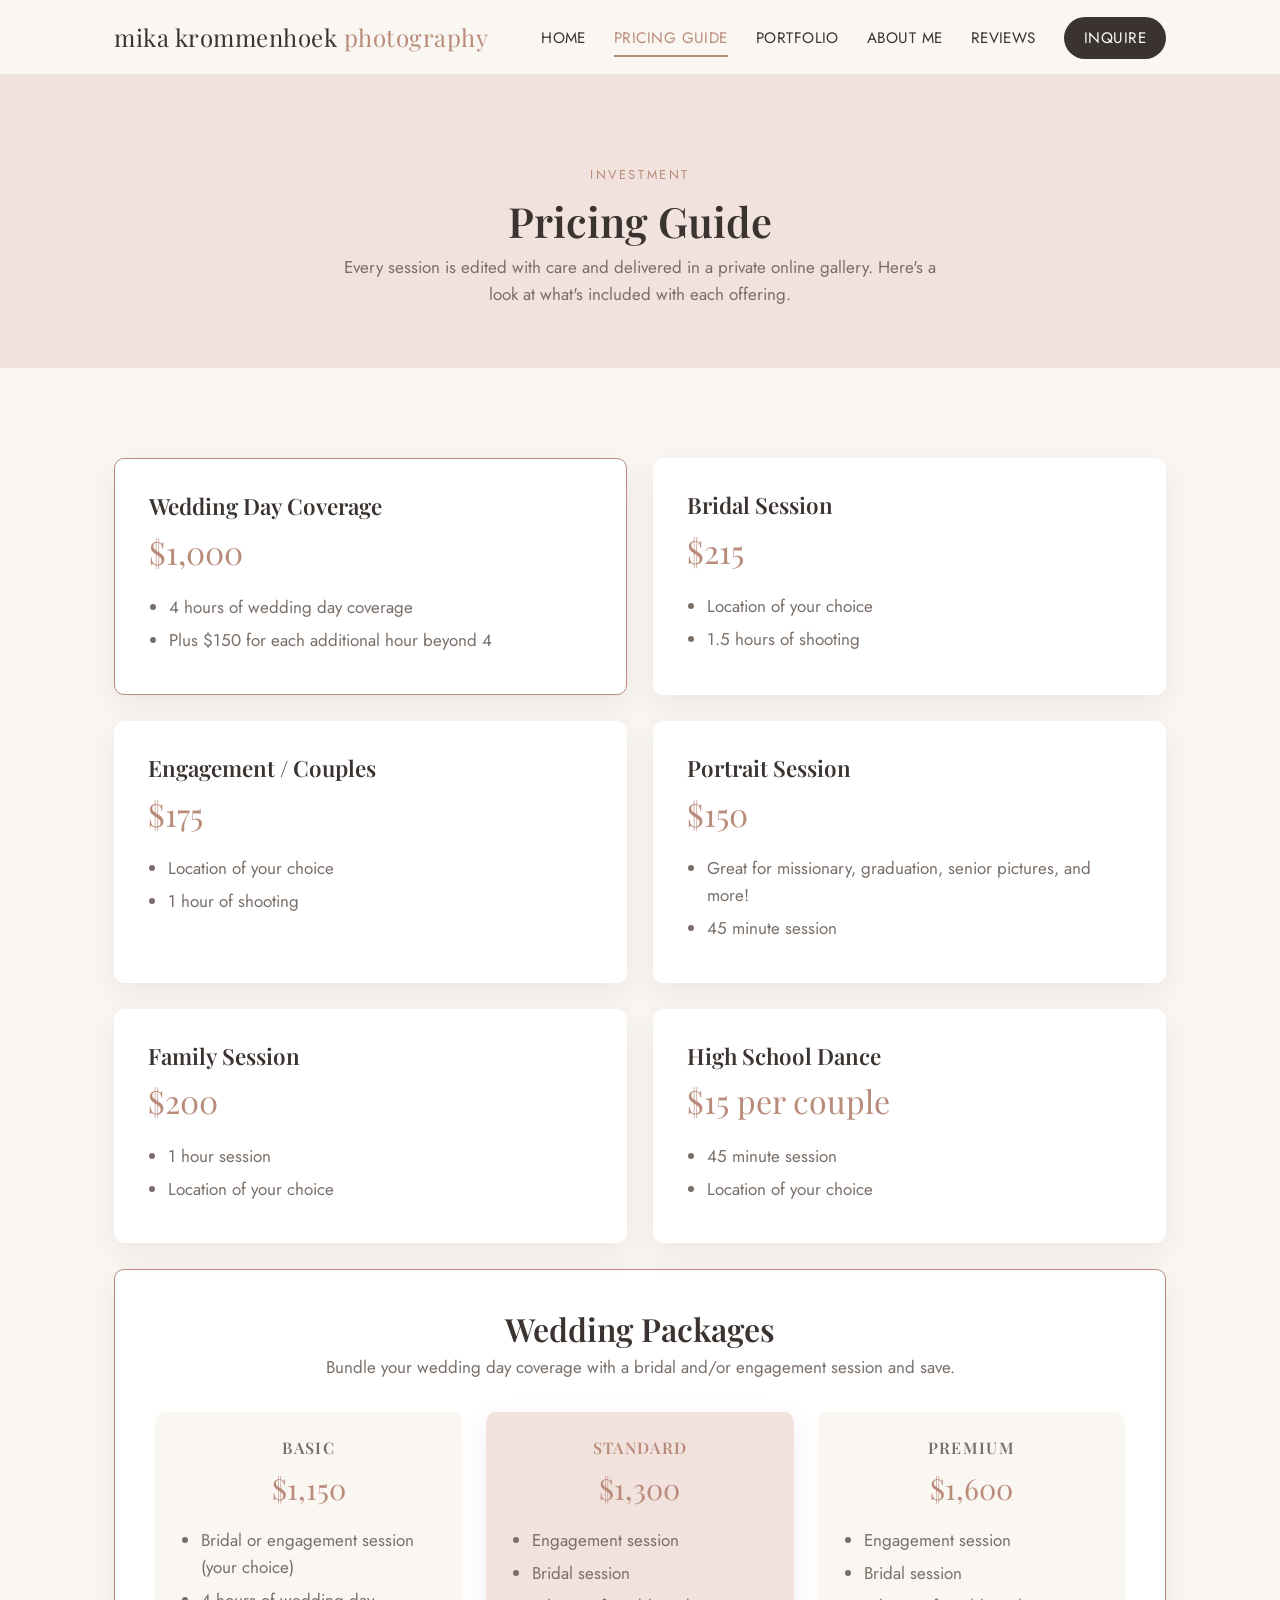
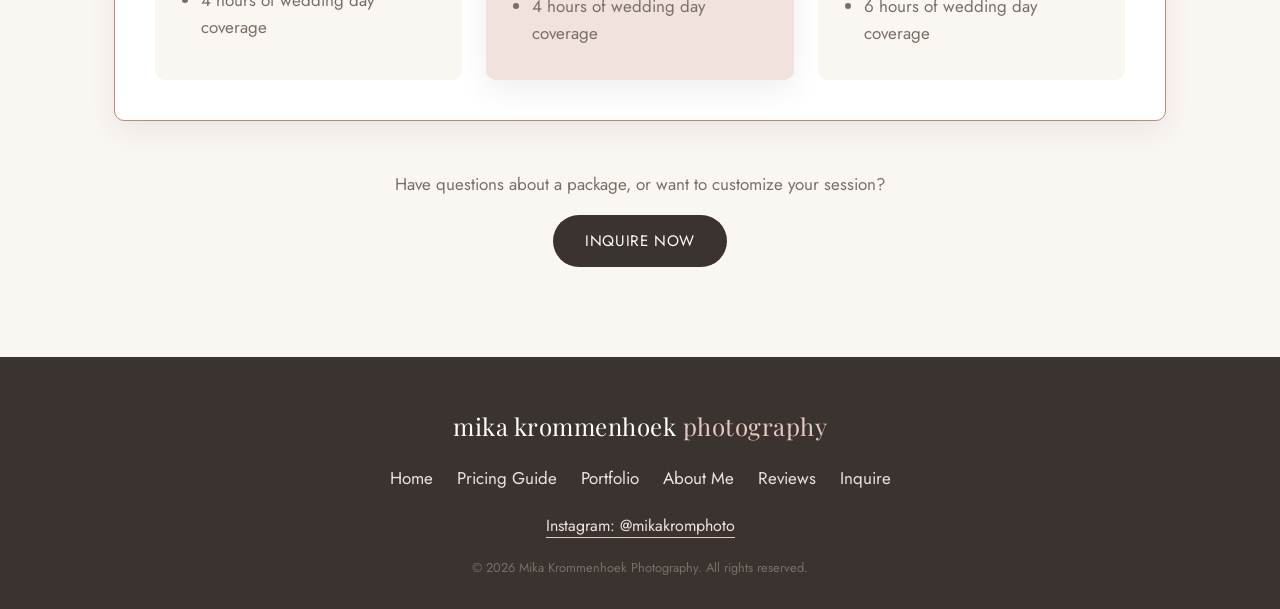
<file: pricing.html>
<!DOCTYPE html>
<html lang="en">
<head>
<meta charset="UTF-8">
<meta name="viewport" content="width=device-width, initial-scale=1.0">
<title>Pricing Guide | Mika Krommenhoek Photography</title>
<meta name="description" content="Pricing guide for Mika Krommenhoek Photography: wedding day coverage, wedding packages, bridals, engagements, family, portrait, and high school dance sessions.">
<link rel="icon" type="image/png" href="images/favicon.png">
<link rel="preconnect" href="https://fonts.googleapis.com">
<link href="https://fonts.googleapis.com/css2?family=Playfair+Display:wght@500;600;700&family=Jost:wght@300;400;500;600&display=swap" rel="stylesheet">
<link rel="stylesheet" href="css/style.css">
</head>
<body>

<header class="site-header">
  <div class="nav-wrap">
    <a href="index.html" class="logo">mika krommenhoek <span>photography</span></a>
    <button class="nav-toggle" aria-label="Toggle menu">
      <span></span><span></span><span></span>
    </button>
    <ul class="nav-links">
      <li><a href="index.html">Home</a></li>
      <li><a href="pricing.html" class="active">Pricing Guide</a></li>
      <li><a href="portfolio.html">Portfolio</a></li>
      <li><a href="about.html">About Me</a></li>
      <li><a href="reviews.html">Reviews</a></li>
      <li><a href="inquire.html" class="nav-cta">Inquire</a></li>
    </ul>
  </div>
</header>

<section class="page-hero">
  <span class="eyebrow">Investment</span>
  <h1>Pricing Guide</h1>
  <p>Every session is edited with care and delivered in a private online gallery. Here's a look at what's included with each offering.</p>
</section>

<section class="section">
  <div class="container">

    <div class="pricing-grid">

      <div class="price-card featured">
        <h3>Wedding Day Coverage</h3>
        <div class="price">$1,000</div>
        <ul>
          <li>4 hours of wedding day coverage</li>
          <li>Plus $150 for each additional hour beyond 4</li>
        </ul>
      </div>

      <div class="price-card">
        <h3>Bridal Session</h3>
        <div class="price">$215</div>
        <ul>
          <li>Location of your choice</li>
          <li>1.5 hours of shooting</li>
        </ul>
      </div>

      <div class="price-card">
        <h3>Engagement / Couples</h3>
        <div class="price">$175</div>
        <ul>
          <li>Location of your choice</li>
          <li>1 hour of shooting</li>
        </ul>
      </div>

      <div class="price-card">
        <h3>Portrait Session</h3>
        <div class="price">$150</div>
        <ul>
          <li>Great for missionary, graduation, senior pictures, and more!</li>
          <li>45 minute session</li>
        </ul>
      </div>

      <div class="price-card">
        <h3>Family Session</h3>
        <div class="price">$200</div>
        <ul>
          <li>1 hour session</li>
          <li>Location of your choice</li>
        </ul>
      </div>

      <div class="price-card">
        <h3>High School Dance</h3>
        <div class="price">$15 per couple</div>
        <ul>
          <li>45 minute session</li>
          <li>Location of your choice</li>
        </ul>
      </div>

    </div>

    <div class="package-group">
      <div class="package-group-header">
        <h2>Wedding Packages</h2>
        <p>Bundle your wedding day coverage with a bridal and/or engagement session and save.</p>
      </div>

      <div class="package-subgrid">

        <div class="package-tier">
          <h3>Basic</h3>
          <div class="price">$1,150</div>
          <ul>
            <li>Bridal or engagement session (your choice)</li>
            <li>4 hours of wedding day coverage</li>
          </ul>
        </div>

        <div class="package-tier featured">
          <h3>Standard</h3>
          <div class="price">$1,300</div>
          <ul>
            <li>Engagement session</li>
            <li>Bridal session</li>
            <li>4 hours of wedding day coverage</li>
          </ul>
        </div>

        <div class="package-tier">
          <h3>Premium</h3>
          <div class="price">$1,600</div>
          <ul>
            <li>Engagement session</li>
            <li>Bridal session</li>
            <li>6 hours of wedding day coverage</li>
          </ul>
        </div>

      </div>
    </div>

    <div class="review-cta">
      <p style="color:var(--taupe);">Have questions about a package, or want to customize your session?</p>
      <a href="inquire.html" class="btn">Inquire Now</a>
    </div>

  </div>
</section>

<footer class="site-footer">
  <div class="container">
    <a href="index.html" class="logo">mika krommenhoek <span>photography</span></a>
    <ul class="footer-links">
      <li><a href="index.html">Home</a></li>
      <li><a href="pricing.html">Pricing Guide</a></li>
      <li><a href="portfolio.html">Portfolio</a></li>
      <li><a href="about.html">About Me</a></li>
      <li><a href="reviews.html">Reviews</a></li>
      <li><a href="inquire.html">Inquire</a></li>
    </ul>
    <div class="footer-social">
      <a href="https://www.instagram.com/mikakromphoto/" target="_blank" rel="noopener">Instagram: @mikakromphoto</a>
    </div>
    <div class="footer-copy">&copy; <span id="year"></span> Mika Krommenhoek Photography. All rights reserved.</div>
  </div>
</footer>

<script src="js/script.js"></script>
<script>document.getElementById('year').textContent = new Date().getFullYear();</script>
</body>
</html>
</file>
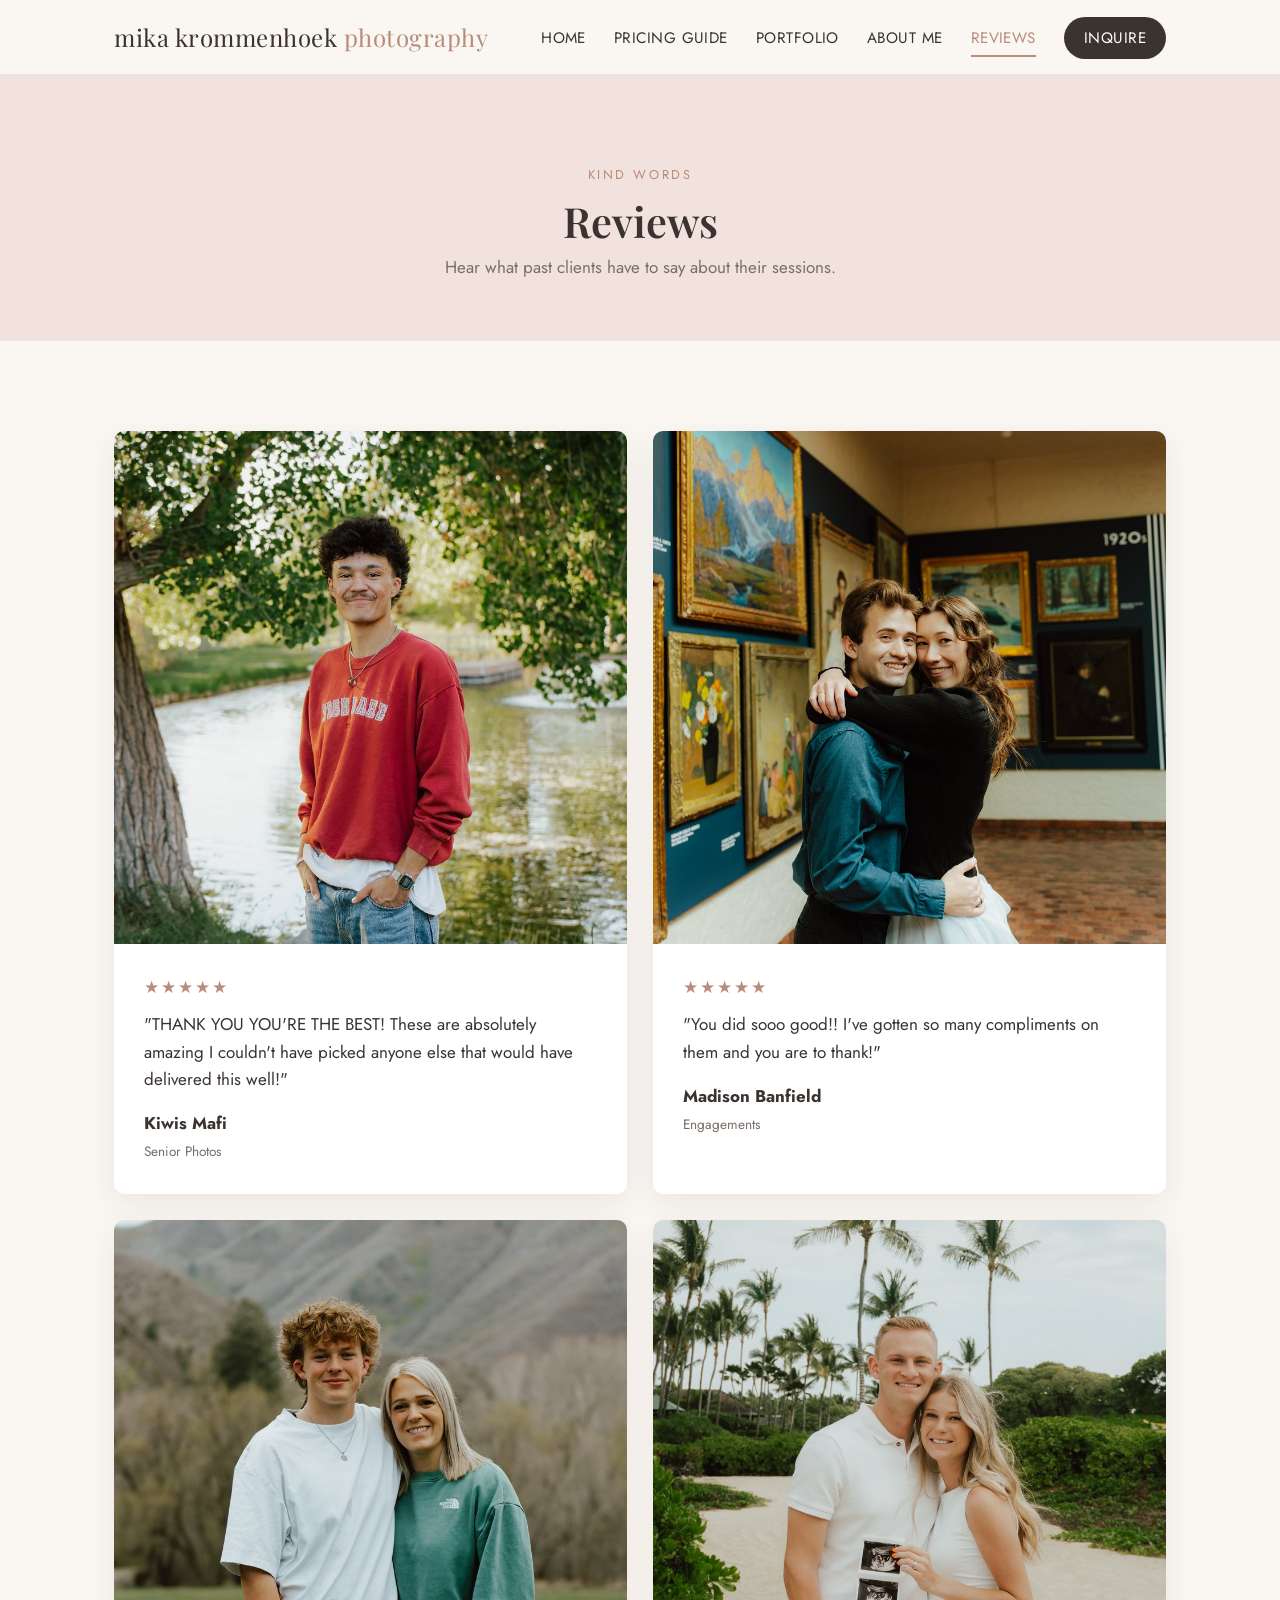
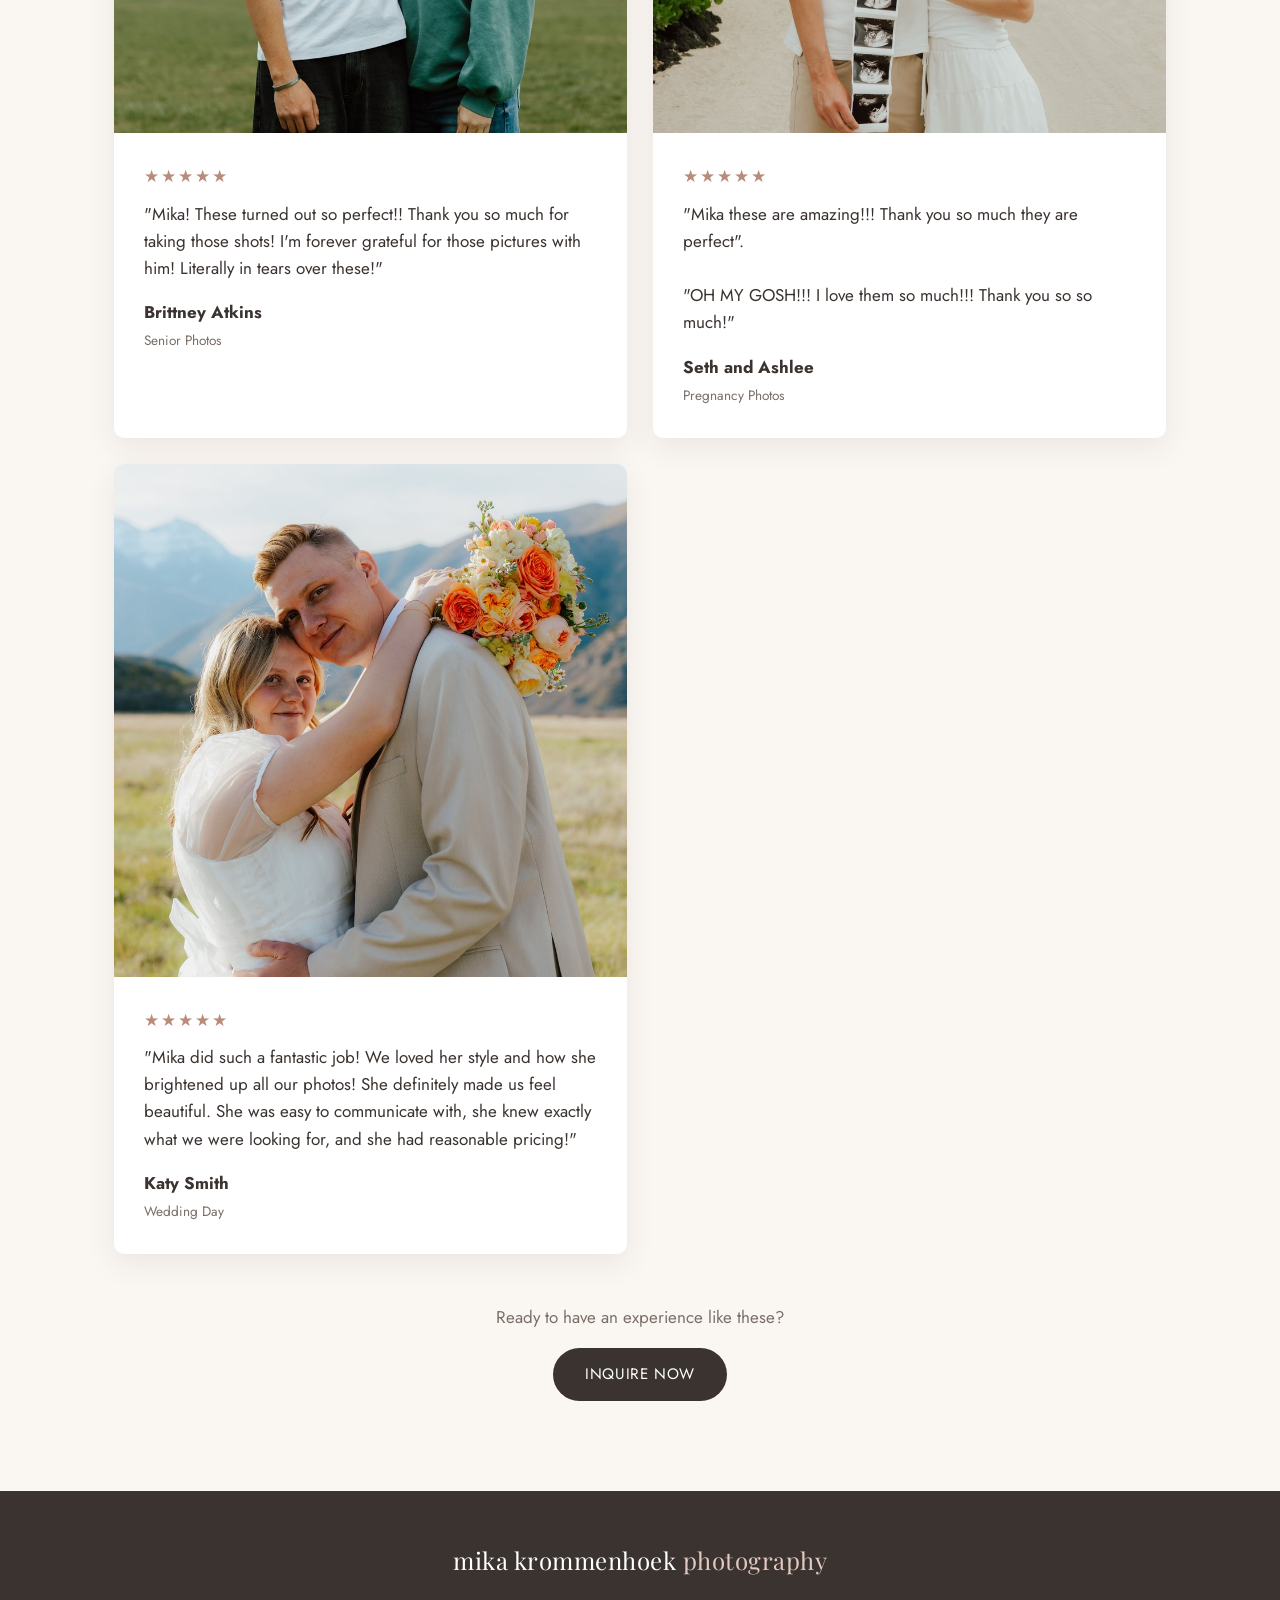
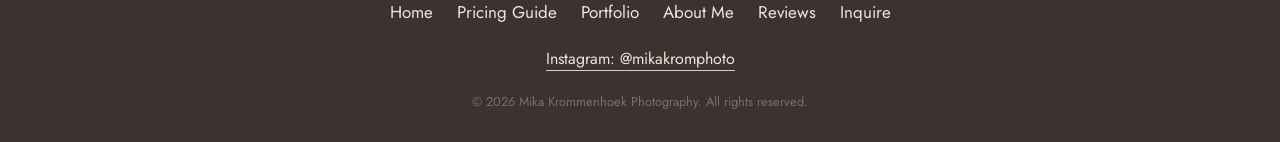
<file: reviews.html>
<!DOCTYPE html>
<html lang="en">
<head>
<meta charset="UTF-8">
<meta name="viewport" content="width=device-width, initial-scale=1.0">
<title>Reviews | Mika Krommenhoek Photography</title>
<meta name="description" content="See what past clients have to say about their sessions with Mika Krommenhoek Photography.">
<link rel="icon" type="image/png" href="images/favicon.png">
<link rel="preconnect" href="https://fonts.googleapis.com">
<link href="https://fonts.googleapis.com/css2?family=Playfair+Display:wght@500;600;700&family=Jost:wght@300;400;500;600&display=swap" rel="stylesheet">
<link rel="stylesheet" href="css/style.css">
</head>
<body>

<header class="site-header">
  <div class="nav-wrap">
    <a href="index.html" class="logo">mika krommenhoek <span>photography</span></a>
    <button class="nav-toggle" aria-label="Toggle menu">
      <span></span><span></span><span></span>
    </button>
    <ul class="nav-links">
      <li><a href="index.html">Home</a></li>
      <li><a href="pricing.html">Pricing Guide</a></li>
      <li><a href="portfolio.html">Portfolio</a></li>
      <li><a href="about.html">About Me</a></li>
      <li><a href="reviews.html" class="active">Reviews</a></li>
      <li><a href="inquire.html" class="nav-cta">Inquire</a></li>
    </ul>
  </div>
</header>

<section class="page-hero">
  <span class="eyebrow">Kind Words</span>
  <h1>Reviews</h1>
  <p>Hear what past clients have to say about their sessions.</p>
</section>

<section class="section">
  <div class="container">

    <div class="reviews-grid">

      <div class="review-card">
        <img class="review-photo" src="images/review-1.jpg" alt="Kiwis Mafi">
        <div class="review-body">
          <div class="stars">&#9733;&#9733;&#9733;&#9733;&#9733;</div>
          <p>"THANK YOU YOU'RE THE BEST! These are absolutely amazing I couldn't have picked anyone else that would have delivered this well!"</p>
          <div class="reviewer">
            <strong>Kiwis Mafi</strong>
            <span>Senior Photos</span>
          </div>
        </div>
      </div>

      <div class="review-card">
        <img class="review-photo" src="images/review-2.jpg" alt="Madison Banfield">
        <div class="review-body">
          <div class="stars">&#9733;&#9733;&#9733;&#9733;&#9733;</div>
          <p>"You did sooo good!! I've gotten so many compliments on them and you are to thank!"</p>
          <div class="reviewer">
            <strong>Madison Banfield</strong>
            <span>Engagements</span>
          </div>
        </div>
      </div>

      <div class="review-card">
        <img class="review-photo" src="images/review-3.jpg" alt="Brittney Atkins">
        <div class="review-body">
          <div class="stars">&#9733;&#9733;&#9733;&#9733;&#9733;</div>
          <p>"Mika! These turned out so perfect!! Thank you so much for taking those shots! I'm forever grateful for those pictures with him! Literally in tears over these!"</p>
          <div class="reviewer">
            <strong>Brittney Atkins</strong>
            <span>Senior Photos</span>
          </div>
        </div>
      </div>

      <div class="review-card">
        <img class="review-photo" src="images/review-4.jpg" alt="Seth and Ashlee">
        <div class="review-body">
          <div class="stars">&#9733;&#9733;&#9733;&#9733;&#9733;</div>
          <p>"Mika these are amazing!!! Thank you so much they are perfect".<br><br>"OH MY GOSH!!! I love them so much!!! Thank you so so much!"</p>
          <div class="reviewer">
            <strong>Seth and Ashlee</strong>
            <span>Pregnancy Photos</span>
          </div>
        </div>
      </div>

      <div class="review-card">
        <img class="review-photo" src="images/review-5.jpg" alt="Katy Smith">
        <div class="review-body">
          <div class="stars">&#9733;&#9733;&#9733;&#9733;&#9733;</div>
          <p>"Mika did such a fantastic job! We loved her style and how she brightened up all our photos! She definitely made us feel beautiful. She was easy to communicate with, she knew exactly what we were looking for, and she had reasonable pricing!"</p>
          <div class="reviewer">
            <strong>Katy Smith</strong>
            <span>Wedding Day</span>
          </div>
        </div>
      </div>

    </div>

    <div class="review-cta">
      <p style="color:var(--taupe);">Ready to have an experience like these?</p>
      <a href="inquire.html" class="btn">Inquire Now</a>
    </div>

  </div>
</section>

<footer class="site-footer">
  <div class="container">
    <a href="index.html" class="logo">mika krommenhoek <span>photography</span></a>
    <ul class="footer-links">
      <li><a href="index.html">Home</a></li>
      <li><a href="pricing.html">Pricing Guide</a></li>
      <li><a href="portfolio.html">Portfolio</a></li>
      <li><a href="about.html">About Me</a></li>
      <li><a href="reviews.html">Reviews</a></li>
      <li><a href="inquire.html">Inquire</a></li>
    </ul>
    <div class="footer-social">
      <a href="https://www.instagram.com/mikakromphoto/" target="_blank" rel="noopener">Instagram: @mikakromphoto</a>
    </div>
    <div class="footer-copy">&copy; <span id="year"></span> Mika Krommenhoek Photography. All rights reserved.</div>
  </div>
</footer>

<script src="js/script.js"></script>
<script>document.getElementById('year').textContent = new Date().getFullYear();</script>
</body>
</html>
</file>
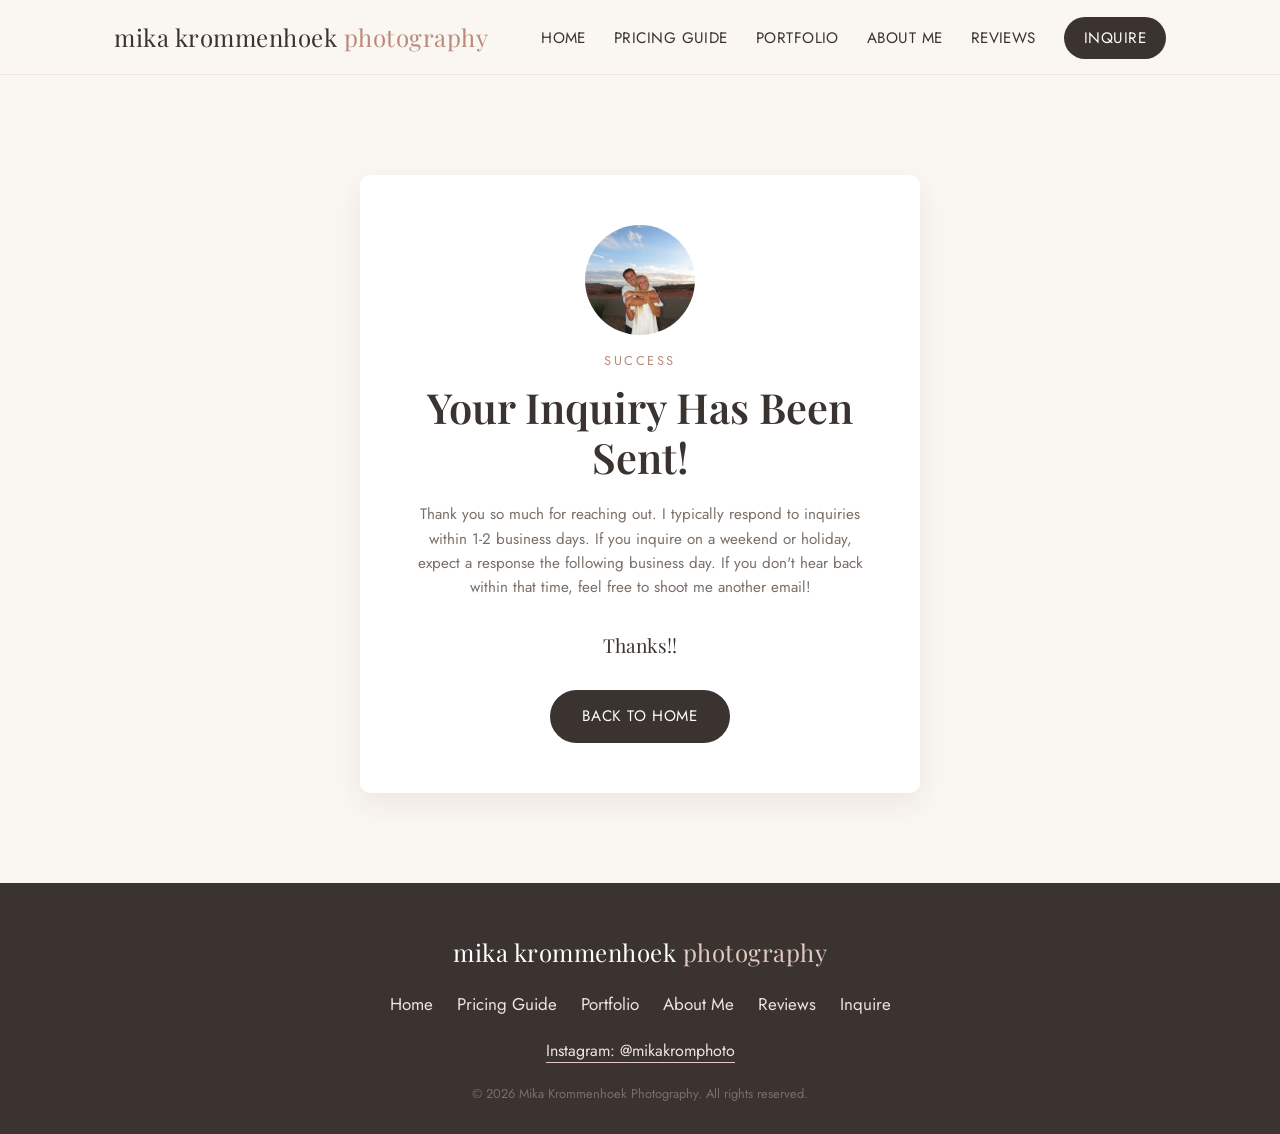
<file: thank-you.html>
<!DOCTYPE html>
<html lang="en">
<head>
<meta charset="UTF-8">
<meta name="viewport" content="width=device-width, initial-scale=1.0">
<title>Thank You | Mika Krommenhoek Photography</title>
<meta name="description" content="Your inquiry has been sent to Mika Krommenhoek Photography.">
<link rel="icon" type="image/png" href="images/favicon.png">
<link rel="preconnect" href="https://fonts.googleapis.com">
<link href="https://fonts.googleapis.com/css2?family=Playfair+Display:wght@500;600;700&family=Jost:wght@300;400;500;600&display=swap" rel="stylesheet">
<link rel="stylesheet" href="css/style.css">
</head>
<body>

<header class="site-header">
  <div class="nav-wrap">
    <a href="index.html" class="logo">mika krommenhoek <span>photography</span></a>
    <button class="nav-toggle" aria-label="Toggle menu">
      <span></span><span></span><span></span>
    </button>
    <ul class="nav-links">
      <li><a href="index.html">Home</a></li>
      <li><a href="pricing.html">Pricing Guide</a></li>
      <li><a href="portfolio.html">Portfolio</a></li>
      <li><a href="about.html">About Me</a></li>
      <li><a href="reviews.html">Reviews</a></li>
      <li><a href="inquire.html" class="nav-cta">Inquire</a></li>
    </ul>
  </div>
</header>

<section class="section" style="padding-top:100px;">
  <div class="container">
    <div class="inquiry-wrap" style="text-align:center; max-width:560px;">
      <div class="inquiry-photo" style="margin-top:0;">
        <img src="images/headshot.jpg" alt="Mika Krommenhoek">
        <span class="eyebrow">Success</span>
        <h1 style="margin-top:6px;">Your Inquiry Has Been Sent!</h1>
        <p class="inquiry-note" style="margin-top:16px;">Thank you so much for reaching out. I typically respond to inquiries within 1-2 business days. If you inquire on a weekend or holiday, expect a response the following business day. If you don't hear back within that time, feel free to shoot me another email!</p>
        <p style="font-family:'Playfair Display', serif; font-size:1.2rem; margin-top:10px;">Thanks!!</p>
      </div>

      <div style="margin-top:30px;">
        <a href="index.html" class="btn">Back to Home</a>
      </div>
    </div>
  </div>
</section>

<footer class="site-footer">
  <div class="container">
    <a href="index.html" class="logo">mika krommenhoek <span>photography</span></a>
    <ul class="footer-links">
      <li><a href="index.html">Home</a></li>
      <li><a href="pricing.html">Pricing Guide</a></li>
      <li><a href="portfolio.html">Portfolio</a></li>
      <li><a href="about.html">About Me</a></li>
      <li><a href="reviews.html">Reviews</a></li>
      <li><a href="inquire.html">Inquire</a></li>
    </ul>
    <div class="footer-social">
      <a href="https://www.instagram.com/mikakromphoto/" target="_blank" rel="noopener">Instagram: @mikakromphoto</a>
    </div>
    <div class="footer-copy">&copy; <span id="year"></span> Mika Krommenhoek Photography. All rights reserved.</div>
  </div>
</footer>

<script src="js/script.js"></script>
<script>document.getElementById('year').textContent = new Date().getFullYear();</script>
</body>
</html>
</file>
<file: css/style.css>
/* =========================================================
   Mika Krommenhoek Photography — main stylesheet
   Palette: warm blush / cream / charcoal, soft & editorial
   Fonts: Playfair Display (headings) + Jost (body) via Google Fonts
   ========================================================= */

:root {
  --cream: #faf6f2;
  --blush: #f1e2dd;
  --blush-dark: #e3c9c1;
  --charcoal: #3a332f;
  --taupe: #7a6f68;
  --accent: #b98b7a;
  --white: #ffffff;
  --max-width: 1100px;
  --radius: 10px;
  --shadow: 0 10px 30px rgba(58, 51, 47, 0.08);
}

* { box-sizing: border-box; }

html { scroll-behavior: smooth; }

body {
  margin: 0;
  font-family: 'Jost', Arial, sans-serif;
  color: var(--charcoal);
  background: var(--cream);
  line-height: 1.6;
  font-size: 17px;
}

h1, h2, h3, h4 {
  font-family: 'Playfair Display', Georgia, serif;
  font-weight: 600;
  line-height: 1.2;
  margin: 0 0 0.5em;
}

h1 { font-size: 2.6rem; }
h2 { font-size: 2rem; }
h3 { font-size: 1.4rem; }

p { margin: 0 0 1em; }

a {
  color: inherit;
  text-decoration: none;
}

img { max-width: 100%; display: block; }

.container {
  max-width: var(--max-width);
  margin: 0 auto;
  padding: 0 24px;
}

/* ---------- Header / Nav ---------- */

.site-header {
  position: sticky;
  top: 0;
  background: rgba(250, 246, 242, 0.96);
  backdrop-filter: blur(6px);
  z-index: 100;
  border-bottom: 1px solid var(--blush);
}

.nav-wrap {
  max-width: var(--max-width);
  margin: 0 auto;
  padding: 18px 24px;
  display: flex;
  align-items: center;
  justify-content: space-between;
}

.logo {
  font-family: 'Playfair Display', serif;
  font-size: 1.5rem;
  letter-spacing: 0.5px;
}

.logo span {
  color: var(--accent);
}

.nav-links {
  display: flex;
  align-items: center;
  gap: 28px;
  list-style: none;
  margin: 0;
  padding: 0;
}

.nav-links a {
  font-size: 0.95rem;
  letter-spacing: 0.03em;
  text-transform: uppercase;
  padding: 6px 0;
  border-bottom: 2px solid transparent;
  transition: border-color 0.2s ease, color 0.2s ease;
}

.nav-links a:hover,
.nav-links a.active {
  border-color: var(--accent);
  color: var(--accent);
}

.nav-cta {
  background: var(--charcoal);
  color: var(--white) !important;
  padding: 10px 20px !important;
  border-radius: 30px;
  border: none !important;
}

.nav-cta:hover {
  background: var(--accent);
  border-color: transparent !important;
}

.nav-toggle {
  display: none;
  flex-direction: column;
  gap: 5px;
  background: none;
  border: none;
  cursor: pointer;
  padding: 6px;
}

.nav-toggle span {
  width: 26px;
  height: 2px;
  background: var(--charcoal);
}

/* ---------- Buttons ---------- */

.btn {
  display: inline-block;
  padding: 14px 32px;
  border-radius: 30px;
  background: var(--charcoal);
  color: var(--white);
  font-size: 0.95rem;
  letter-spacing: 0.04em;
  text-transform: uppercase;
  border: none;
  cursor: pointer;
  transition: background 0.2s ease, transform 0.2s ease;
}

.btn:hover {
  background: var(--accent);
  transform: translateY(-1px);
}

.btn-outline {
  background: transparent;
  color: var(--charcoal);
  border: 1.5px solid var(--charcoal);
}

.btn-outline:hover {
  background: var(--charcoal);
  color: var(--white);
}

/* ---------- Hero ---------- */

.hero {
  position: relative;
  min-height: 78vh;
  display: flex;
  align-items: center;
  justify-content: center;
  text-align: center;
  background-size: cover;
  background-position: center;
  color: var(--white);
}

.hero::after {
  content: "";
  position: absolute;
  inset: 0;
  z-index: 1;
  background: linear-gradient(180deg, rgba(58,51,47,0.35), rgba(58,51,47,0.55));
}

.hero-slideshow {
  position: absolute;
  inset: 0;
  z-index: 0;
}

.hero-slide {
  position: absolute;
  inset: 0;
  background-size: cover;
  background-position: center;
  opacity: 0;
  transition: opacity 1.8s ease-in-out;
}

.hero-slide.active {
  opacity: 1;
}

.hero-content {
  position: relative;
  z-index: 2;
  max-width: 700px;
  padding: 0 24px;
}

.hero-content h1 {
  color: var(--white);
  font-size: 3.2rem;
  margin-bottom: 0.3em;
}

.hero-content p {
  font-size: 1.2rem;
  margin-bottom: 1.5em;
  opacity: 0.95;
}

.page-hero {
  padding: 90px 24px 60px;
  text-align: center;
  background: var(--blush);
}

.page-hero h1 { margin-bottom: 0.2em; }
.page-hero p { color: var(--taupe); max-width: 600px; margin: 0 auto; }

/* ---------- Sections ---------- */

.section {
  padding: 90px 0;
}

.section-alt {
  background: var(--blush);
}

.section-title {
  text-align: center;
  margin-bottom: 50px;
}

.section-title p {
  color: var(--taupe);
  max-width: 560px;
  margin: 0.5em auto 0;
}

.eyebrow {
  display: block;
  text-transform: uppercase;
  letter-spacing: 0.2em;
  font-size: 0.8rem;
  color: var(--accent);
  margin-bottom: 10px;
}

/* ---------- Home intro (profile photo) ---------- */

.home-intro {
  display: grid;
  grid-template-columns: auto 1fr;
  gap: 50px;
  align-items: center;
  margin-bottom: 70px;
}

.home-intro-photo img {
  width: 220px;
  height: 220px;
  border-radius: 50%;
  object-fit: cover;
  box-shadow: var(--shadow);
  border: 4px solid var(--white);
  display: block;
}

.home-intro-text p { margin-top: 14px; }
.home-intro-text .btn { margin-top: 22px; }

/* ---------- Teaser grid (home page) ---------- */

.teaser-grid {
  display: grid;
  grid-template-columns: repeat(3, 1fr);
  gap: 30px;
}

.teaser-card {
  background: var(--white);
  border-radius: var(--radius);
  padding: 40px 30px;
  text-align: center;
  box-shadow: var(--shadow);
  transition: transform 0.2s ease;
}

.teaser-card:hover { transform: translateY(-4px); }

.teaser-card .num {
  font-family: 'Playfair Display', serif;
  font-size: 0.9rem;
  color: var(--accent);
  letter-spacing: 0.15em;
  margin-bottom: 10px;
}

.teaser-card a.card-link {
  display: inline-block;
  margin-top: 14px;
  font-size: 0.9rem;
  text-transform: uppercase;
  letter-spacing: 0.05em;
  border-bottom: 1px solid var(--charcoal);
}

/* ---------- Portfolio grid ---------- */

.portfolio-grid {
  display: grid;
  grid-template-columns: repeat(3, 1fr);
  gap: 18px;
}

.portfolio-grid figure {
  margin: 0;
  overflow: hidden;
  border-radius: var(--radius);
  aspect-ratio: 4 / 5;
}

.portfolio-grid img {
  width: 100%;
  height: 100%;
  object-fit: cover;
  transition: transform 0.35s ease;
}

.portfolio-grid figure:hover img {
  transform: scale(1.05);
}

/* ---------- Pricing ---------- */

.pricing-grid {
  display: grid;
  grid-template-columns: repeat(2, 1fr);
  gap: 26px;
}

.price-card {
  background: var(--white);
  border-radius: var(--radius);
  padding: 34px;
  box-shadow: var(--shadow);
}

.price-card h3 {
  margin-bottom: 4px;
}

.price-card .price {
  font-family: 'Playfair Display', serif;
  font-size: 2rem;
  color: var(--accent);
  margin: 6px 0 16px;
}

.price-card ul {
  margin: 0;
  padding-left: 20px;
  color: var(--taupe);
}

.price-card li { margin-bottom: 6px; }

.price-card.featured {
  border: 1.5px solid var(--accent);
}

.package-group {
  margin-top: 26px;
  background: var(--white);
  border-radius: var(--radius);
  padding: 40px;
  box-shadow: var(--shadow);
  border: 1.5px solid var(--accent);
}

.package-group-header {
  text-align: center;
  margin-bottom: 30px;
}

.package-group-header h2 {
  margin-bottom: 6px;
}

.package-group-header p {
  color: var(--taupe);
  margin: 0;
}

.package-subgrid {
  display: grid;
  grid-template-columns: repeat(3, 1fr);
  gap: 24px;
}

.package-tier {
  background: var(--cream);
  border-radius: var(--radius);
  padding: 26px;
  text-align: center;
}

.package-tier h3 {
  text-transform: uppercase;
  letter-spacing: 0.08em;
  font-size: 1rem;
  color: var(--taupe);
}

.package-tier .price {
  font-family: 'Playfair Display', serif;
  font-size: 1.8rem;
  color: var(--accent);
  margin: 6px 0 16px;
}

.package-tier ul {
  margin: 0;
  padding-left: 20px;
  color: var(--taupe);
  text-align: left;
}

.package-tier li {
  margin-bottom: 6px;
}

.package-tier.featured {
  background: var(--blush);
  box-shadow: var(--shadow);
}

.package-tier.featured h3 {
  color: var(--accent);
}

/* ---------- About ---------- */

.about-layout {
  display: grid;
  grid-template-columns: 1fr 1.2fr;
  gap: 60px;
  align-items: center;
}

.about-layout img {
  border-radius: var(--radius);
  box-shadow: var(--shadow);
  width: 100%;
  display: block;
}

.about-photos {
  display: flex;
  flex-direction: column;
  gap: 20px;
}

.fact-list {
  list-style: none;
  padding: 0;
  margin: 24px 0 0;
}

.fact-list li {
  padding: 10px 0;
  border-bottom: 1px solid var(--blush-dark);
  display: flex;
  gap: 10px;
}

.fact-list li::before {
  content: "\2726";
  color: var(--accent);
}

/* ---------- Reviews ---------- */

.reviews-grid {
  display: grid;
  grid-template-columns: repeat(2, 1fr);
  gap: 26px;
}

.review-card {
  background: var(--white);
  border-radius: var(--radius);
  overflow: hidden;
  box-shadow: var(--shadow);
}

.review-photo {
  width: 100%;
  aspect-ratio: 1 / 1;
  object-fit: cover;
  display: block;
}

.review-body {
  padding: 30px;
}

.review-card .stars {
  color: var(--accent);
  letter-spacing: 2px;
  margin-bottom: 10px;
}

.review-card .reviewer {
  margin-top: 16px;
}

.review-card .reviewer strong { display: block; }
.review-card .reviewer span { color: var(--taupe); font-size: 0.85rem; }

.review-cta {
  text-align: center;
  margin-top: 50px;
}

/* ---------- Inquiry form ---------- */

.inquiry-wrap {
  max-width: 720px;
  margin: 0 auto;
  background: var(--white);
  border-radius: var(--radius);
  padding: 50px;
  box-shadow: var(--shadow);
}

.form-row {
  display: grid;
  grid-template-columns: 1fr 1fr;
  gap: 24px;
}

.form-group {
  margin-bottom: 24px;
}

.form-group label {
  display: block;
  font-weight: 500;
  margin-bottom: 8px;
}

.form-group .hint {
  display: block;
  font-size: 0.8rem;
  color: var(--taupe);
  margin-top: 4px;
}

.form-group input[type="text"],
.form-group input[type="email"],
.form-group input[type="tel"],
.form-group input[type="date"],
.form-group select,
.form-group textarea {
  width: 100%;
  padding: 12px 14px;
  border: 1px solid var(--blush-dark);
  border-radius: 6px;
  background: var(--cream);
  font-family: inherit;
  font-size: 1rem;
  color: var(--charcoal);
}

.form-group textarea {
  min-height: 120px;
  resize: vertical;
}

.radio-group {
  display: flex;
  flex-wrap: wrap;
  gap: 18px;
  margin-top: 6px;
}

.radio-group label {
  display: flex;
  align-items: center;
  gap: 8px;
  font-weight: 400;
  margin: 0;
}

.required { color: var(--accent); }

.inquiry-photo {
  text-align: center;
  margin: 40px 0 20px;
}

.inquiry-photo img {
  width: 110px;
  height: 110px;
  border-radius: 50%;
  object-fit: cover;
  margin: 0 auto 16px;
}

.inquiry-note {
  text-align: center;
  color: var(--taupe);
  font-size: 0.95rem;
  max-width: 460px;
  margin: 0 auto 30px;
}

.form-disclaimer {
  font-size: 0.8rem;
  color: var(--taupe);
  margin-bottom: 20px;
}

.form-disclaimer a { text-decoration: underline; }

.form-status {
  margin-top: 16px;
  font-size: 0.95rem;
}

/* ---------- Footer ---------- */

.site-footer {
  background: var(--charcoal);
  color: var(--blush);
  padding: 50px 0 30px;
  text-align: center;
}

.site-footer .logo { color: var(--white); }
.site-footer .logo span { color: var(--blush-dark); }

.footer-links {
  display: flex;
  justify-content: center;
  gap: 24px;
  list-style: none;
  padding: 0;
  margin: 20px 0;
  flex-wrap: wrap;
}

.footer-social {
  margin: 20px 0;
  font-size: 1rem;
}

.footer-social a {
  border-bottom: 1px solid var(--blush-dark);
}

.footer-copy {
  font-size: 0.8rem;
  color: var(--taupe);
  margin-top: 20px;
}

/* ---------- Responsive ---------- */

@media (max-width: 860px) {
  .teaser-grid { grid-template-columns: 1fr; }
  .portfolio-grid { grid-template-columns: repeat(2, 1fr); }
  .pricing-grid { grid-template-columns: 1fr; }
  .package-subgrid { grid-template-columns: 1fr; }
  .package-group { padding: 26px; }
  .reviews-grid { grid-template-columns: 1fr; }
  .about-layout { grid-template-columns: 1fr; }
  .home-intro { grid-template-columns: 1fr; text-align: center; justify-items: center; margin-bottom: 50px; }
  .form-row { grid-template-columns: 1fr; }
  .hero-content h1 { font-size: 2.3rem; }

  .nav-toggle { display: flex; }

  .nav-links {
    position: absolute;
    top: 100%;
    left: 0;
    right: 0;
    background: var(--cream);
    flex-direction: column;
    align-items: flex-start;
    padding: 20px 24px 30px;
    gap: 16px;
    border-bottom: 1px solid var(--blush);
    display: none;
  }

  .nav-links.open { display: flex; }

  .inquiry-wrap { padding: 30px 20px; }
}

@media (max-width: 500px) {
  .portfolio-grid { grid-template-columns: repeat(2, 1fr); }
}
</file>
